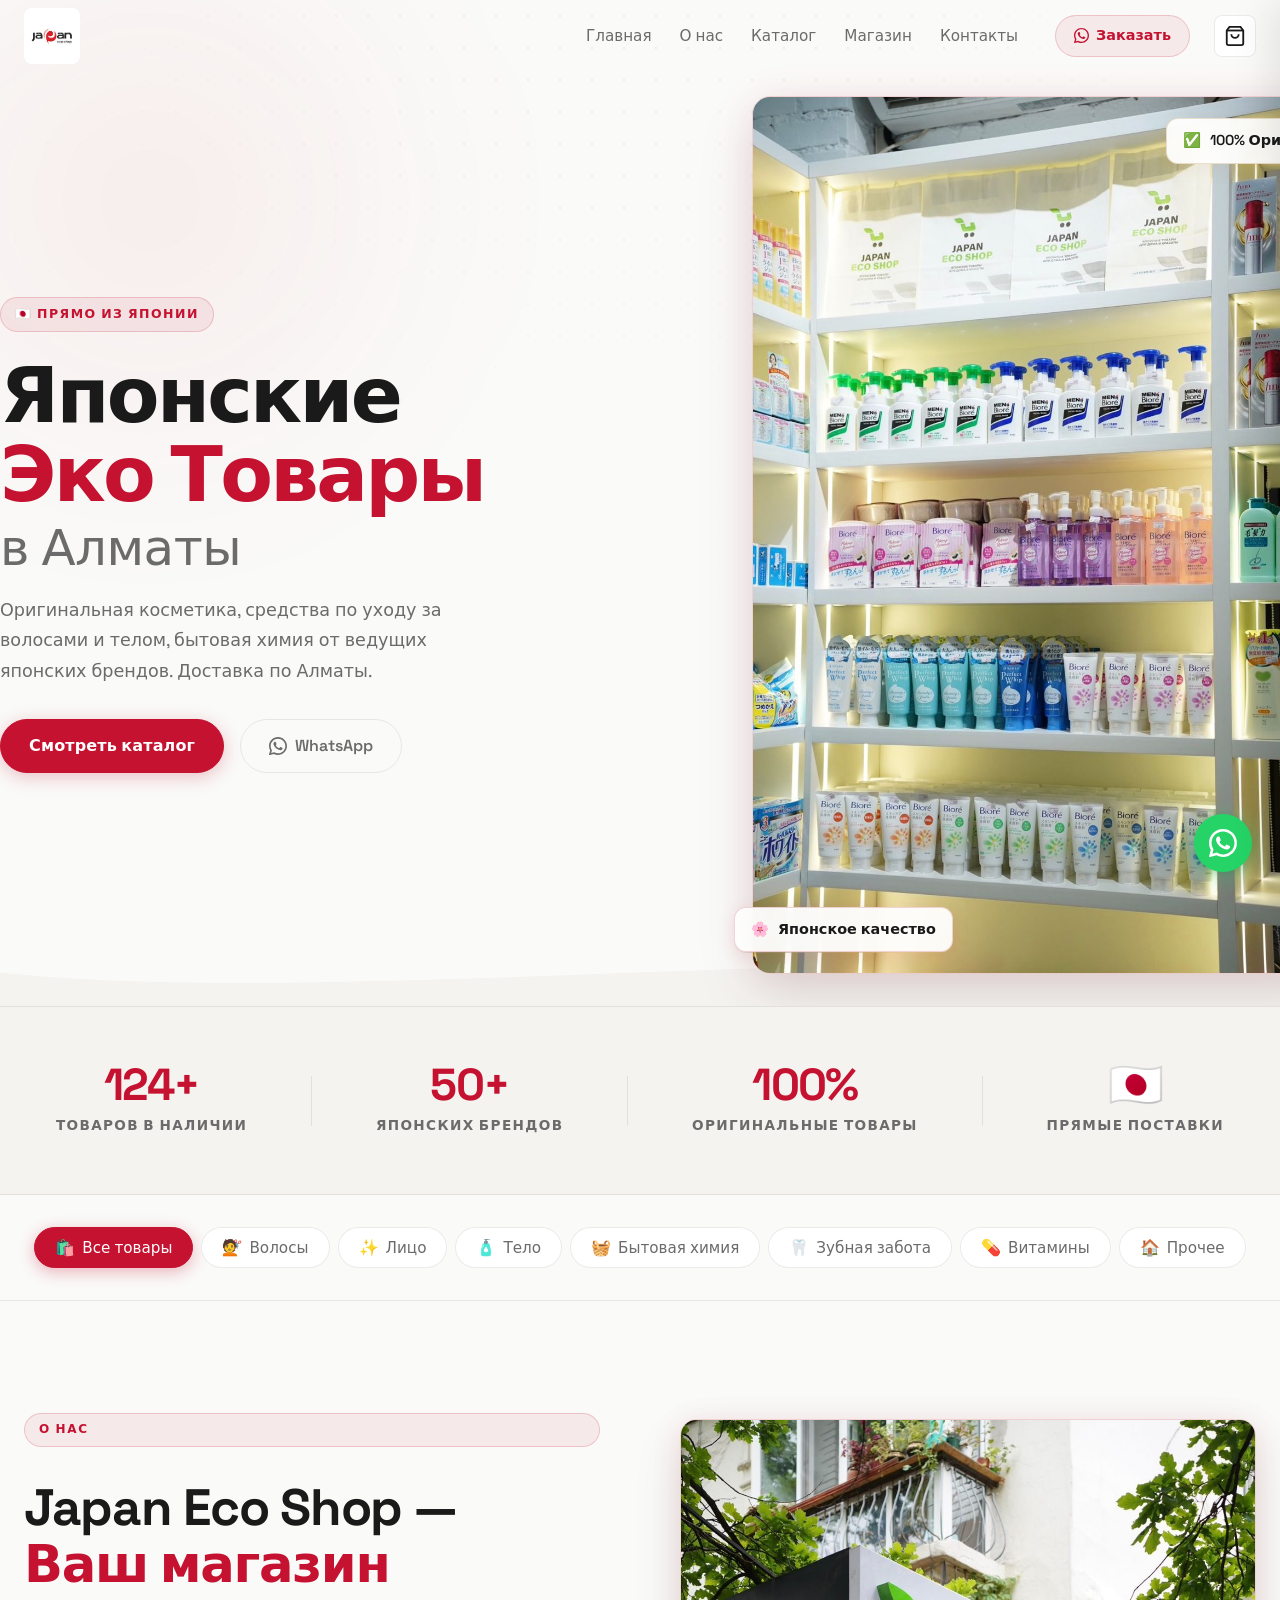
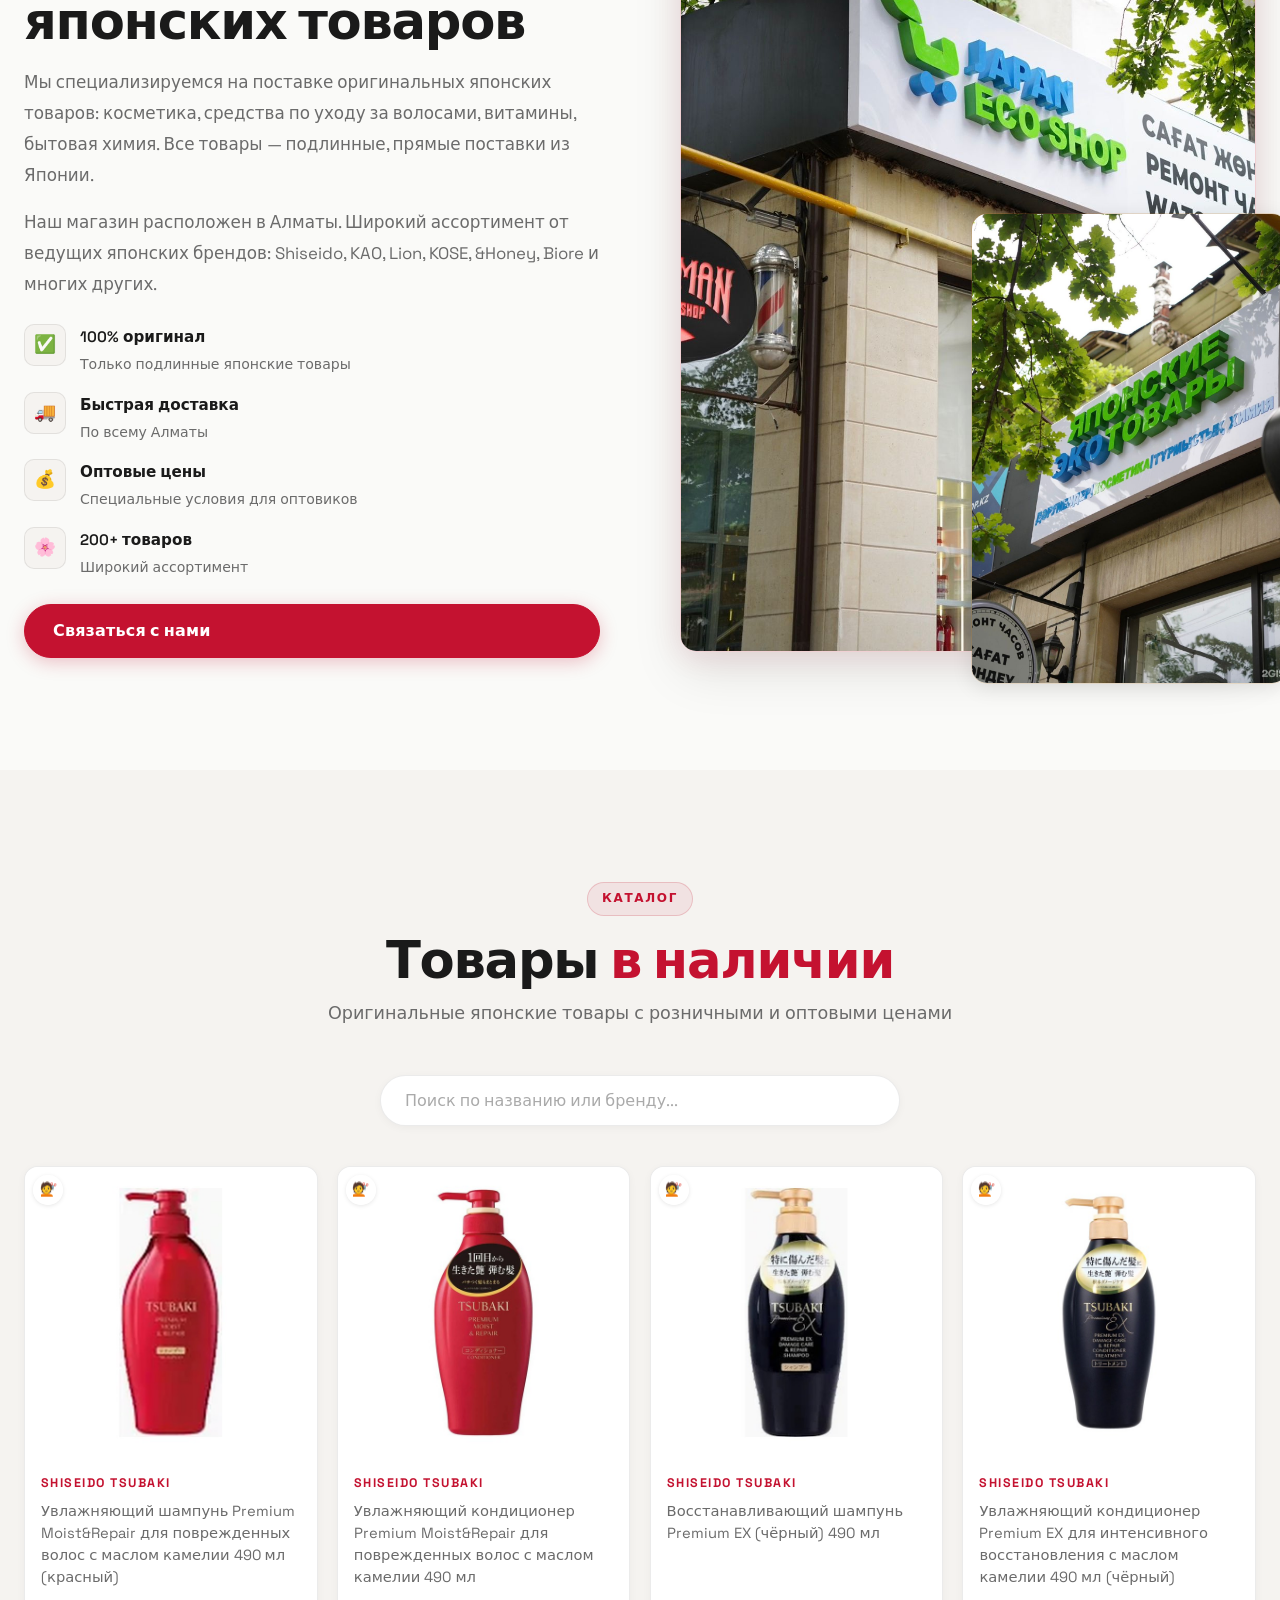
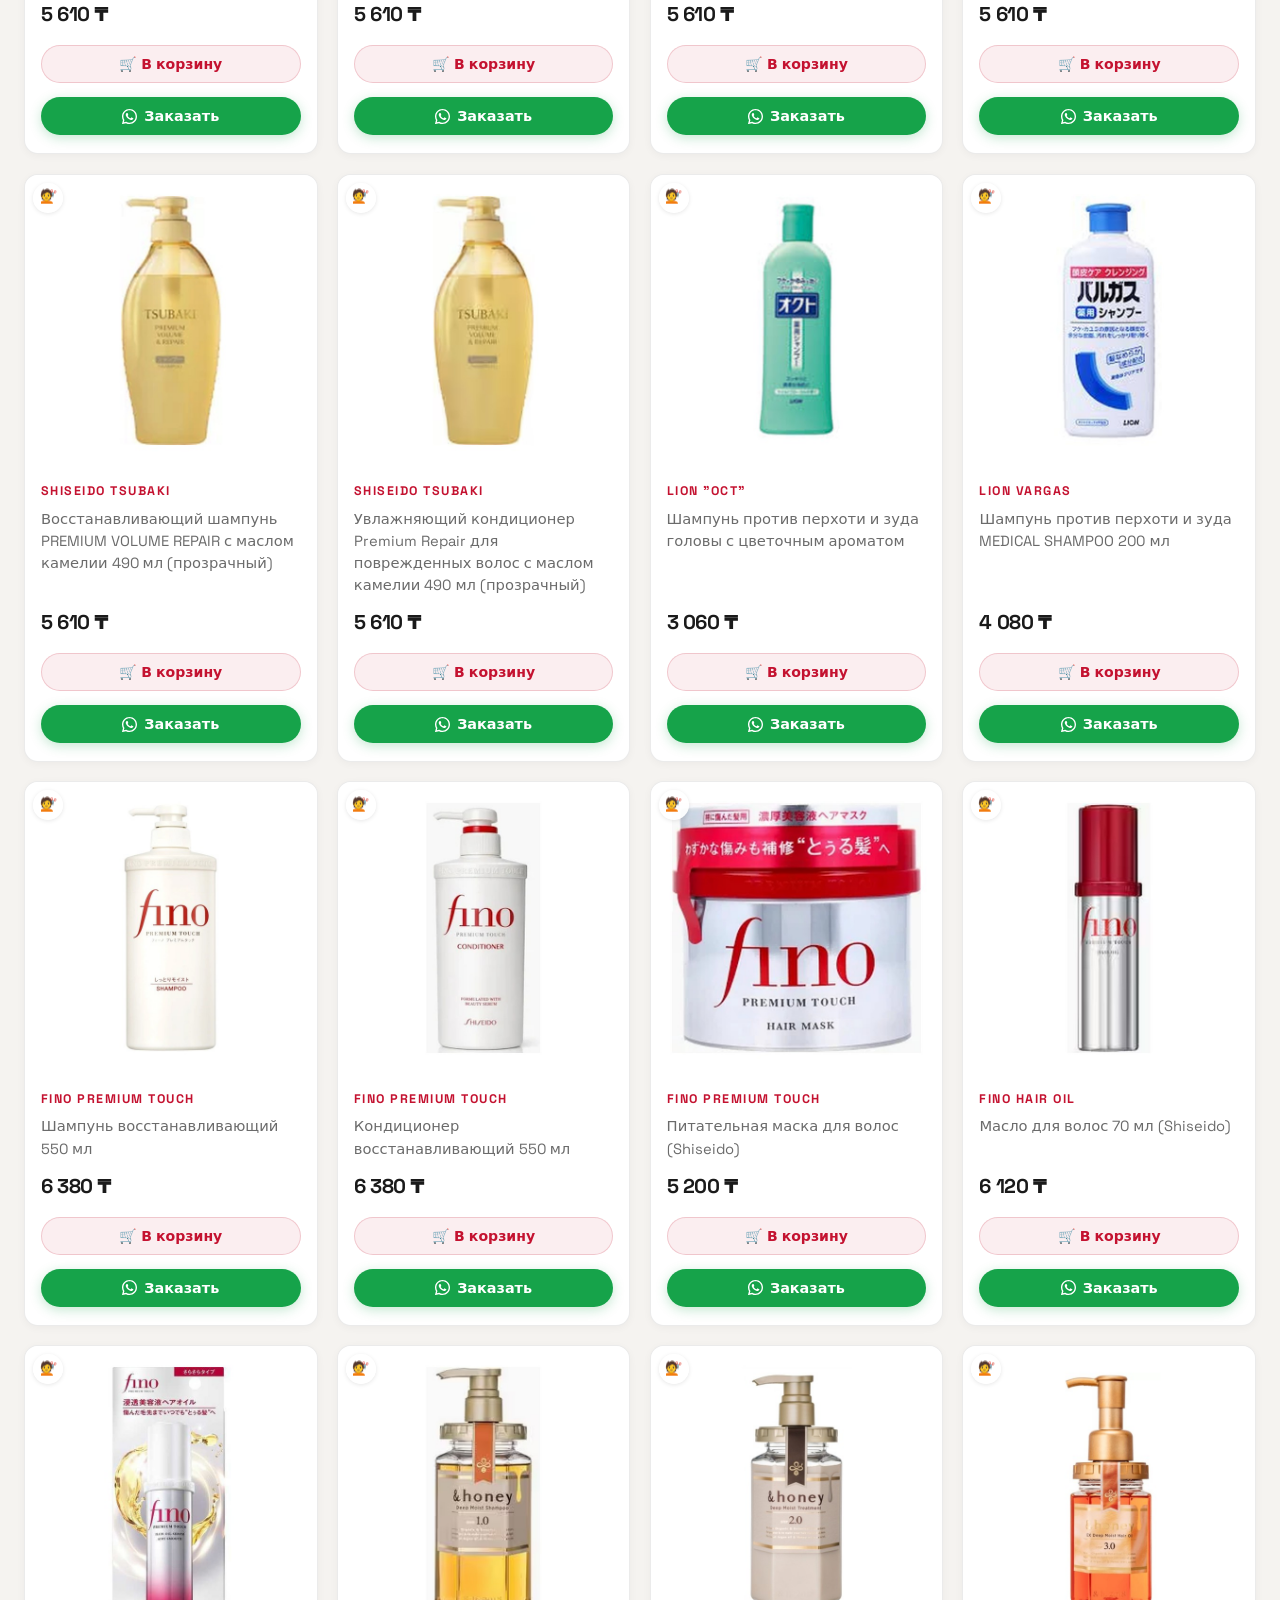
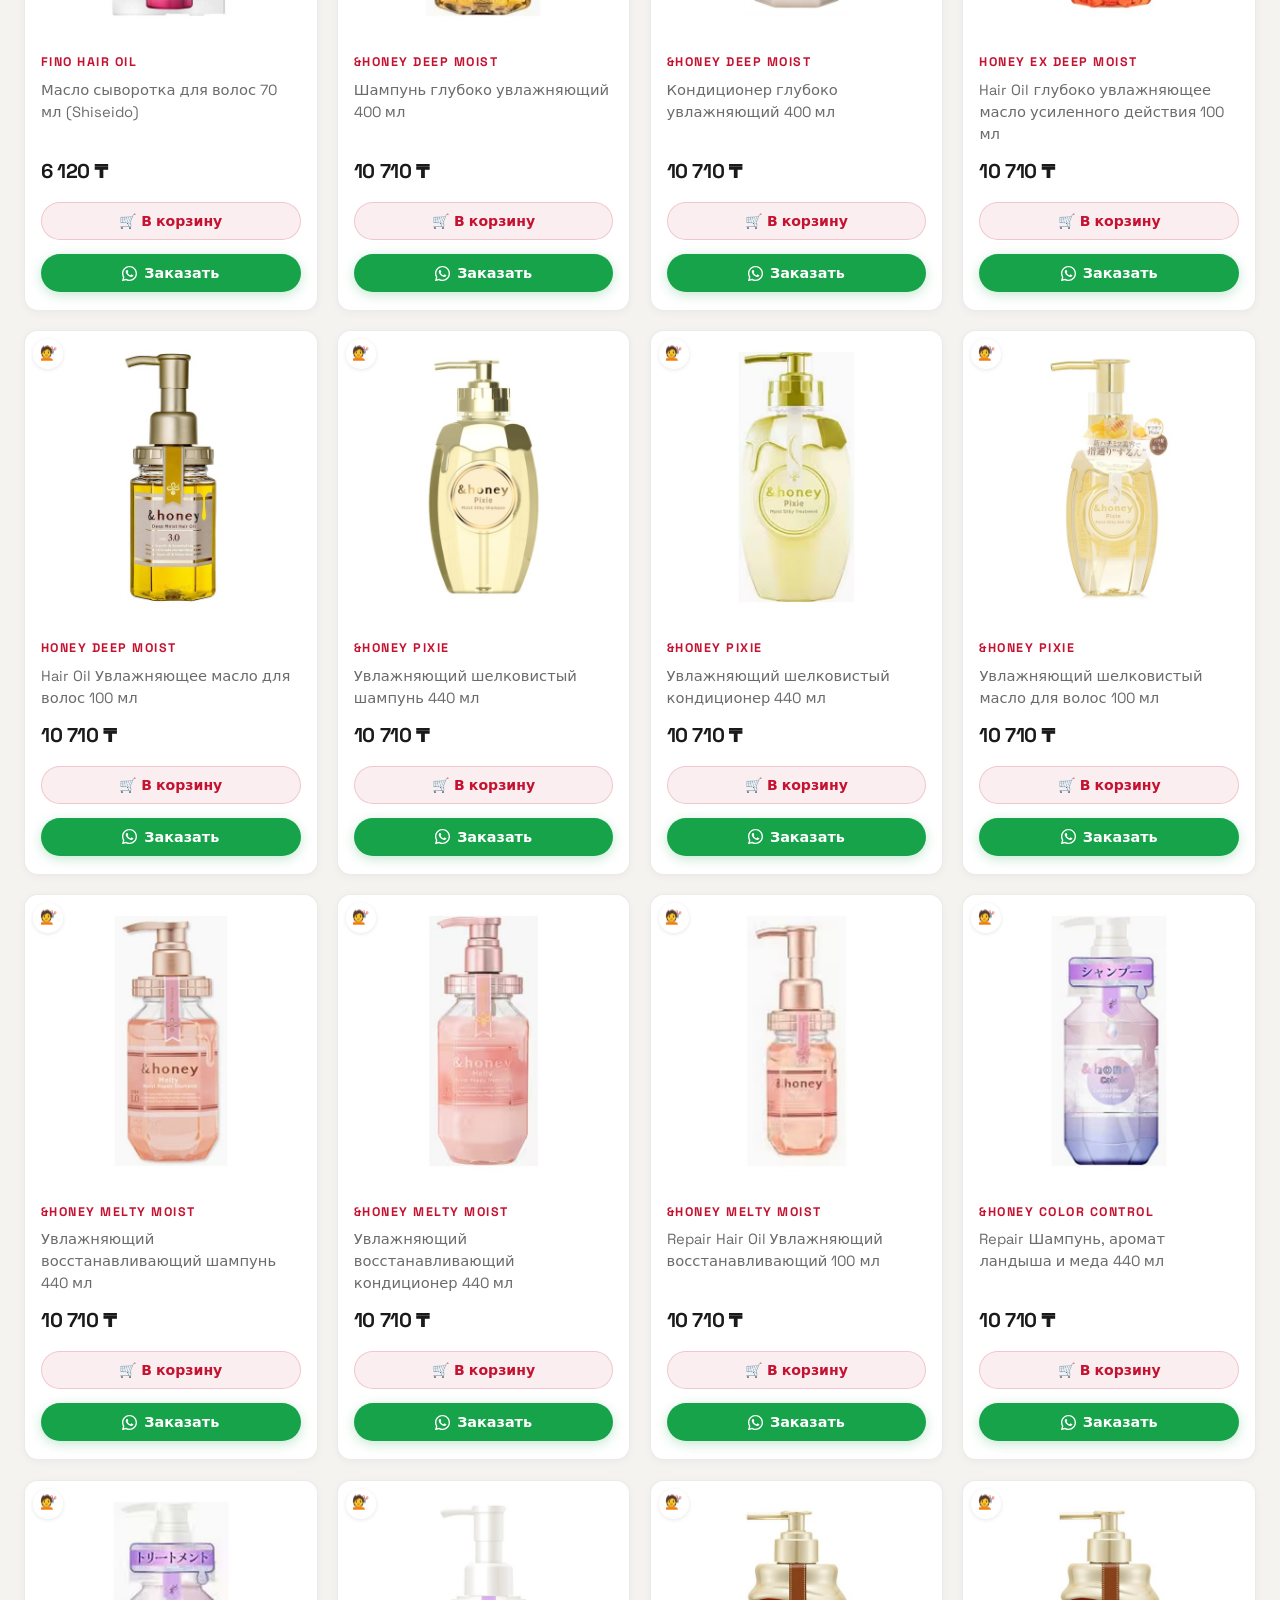
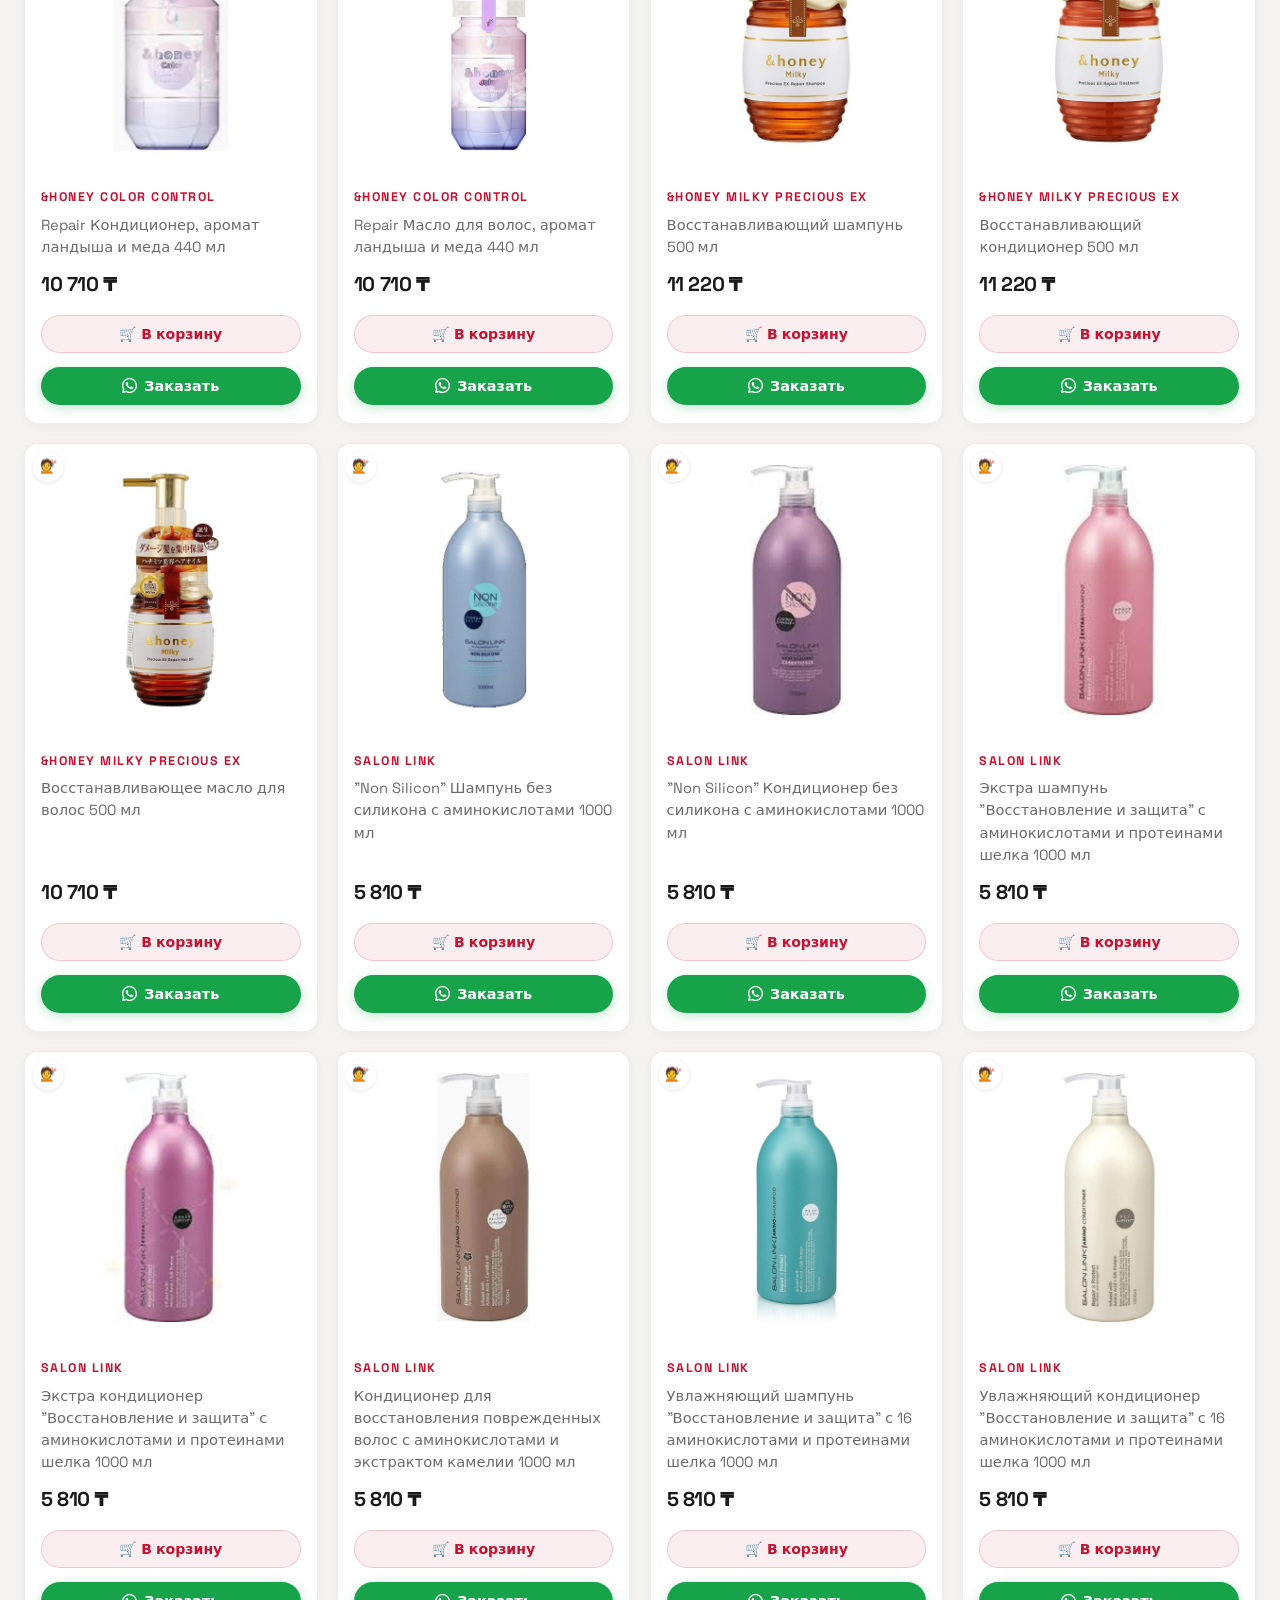
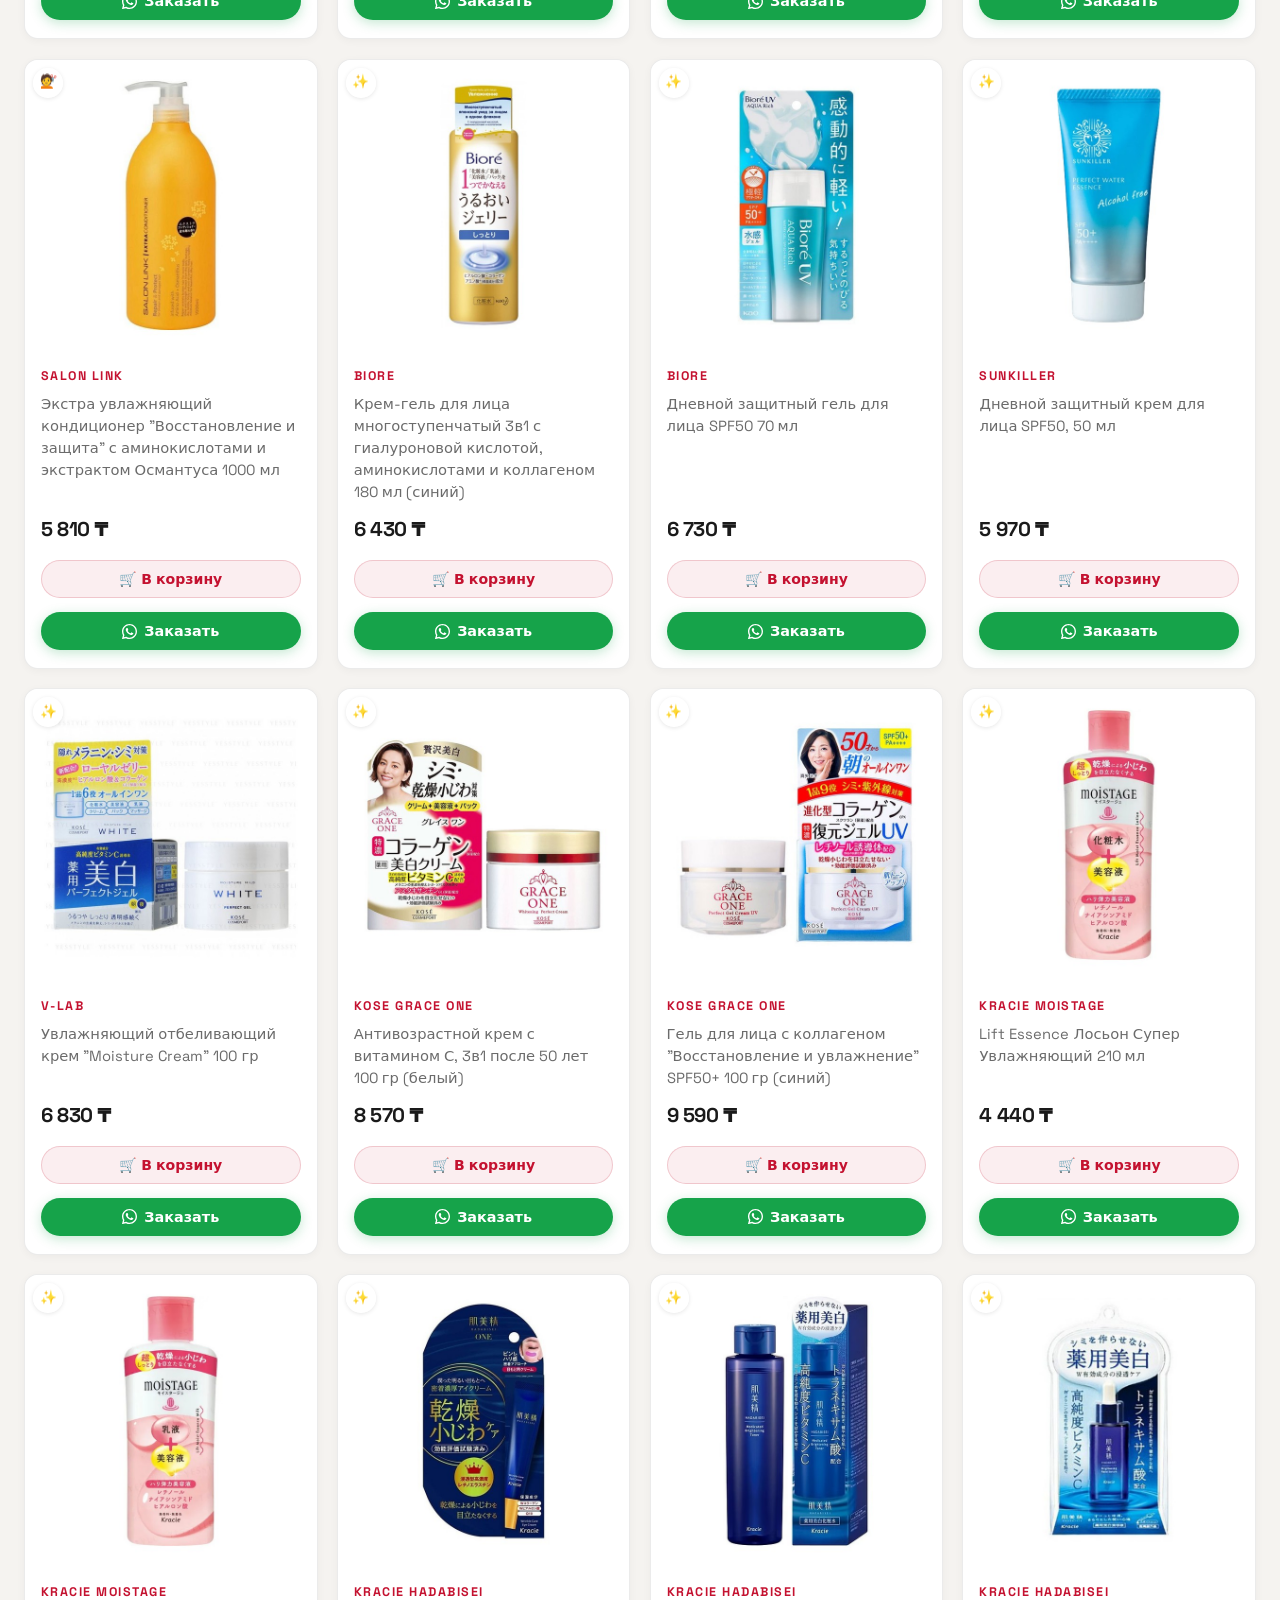
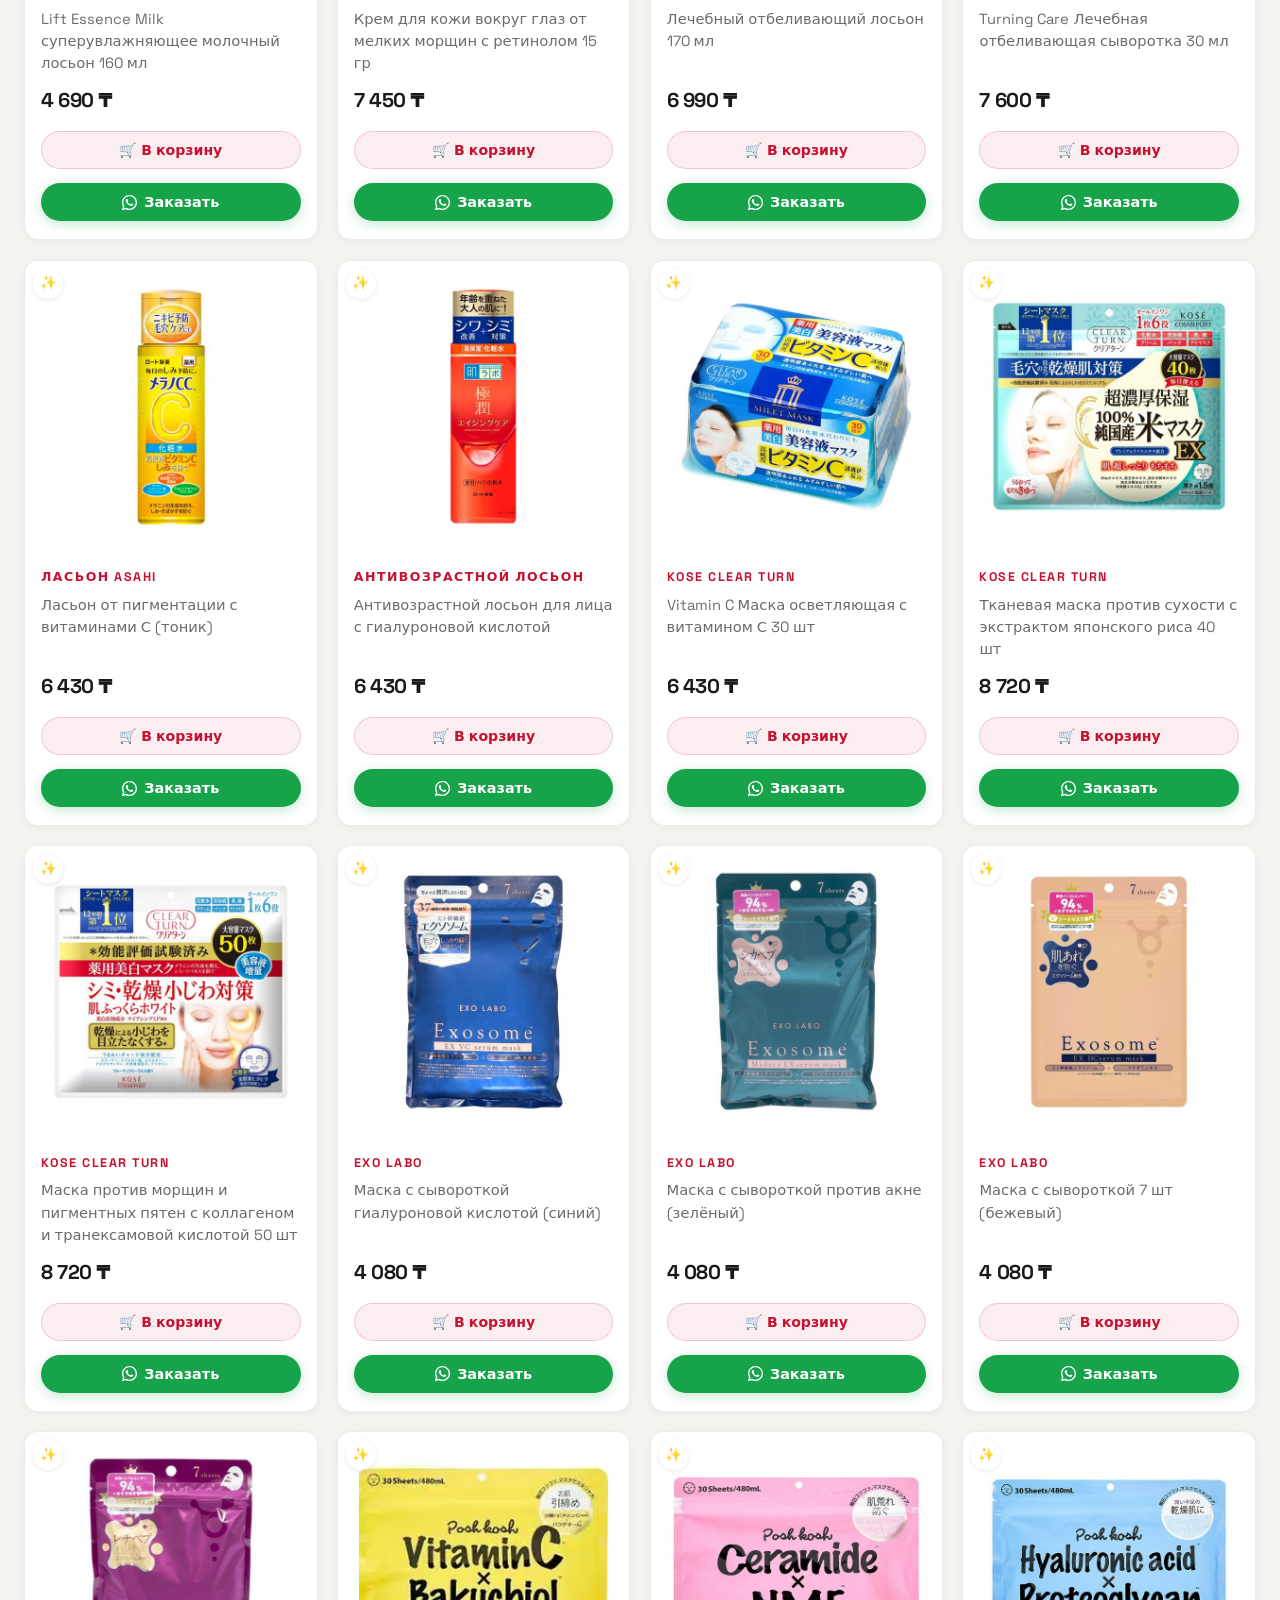
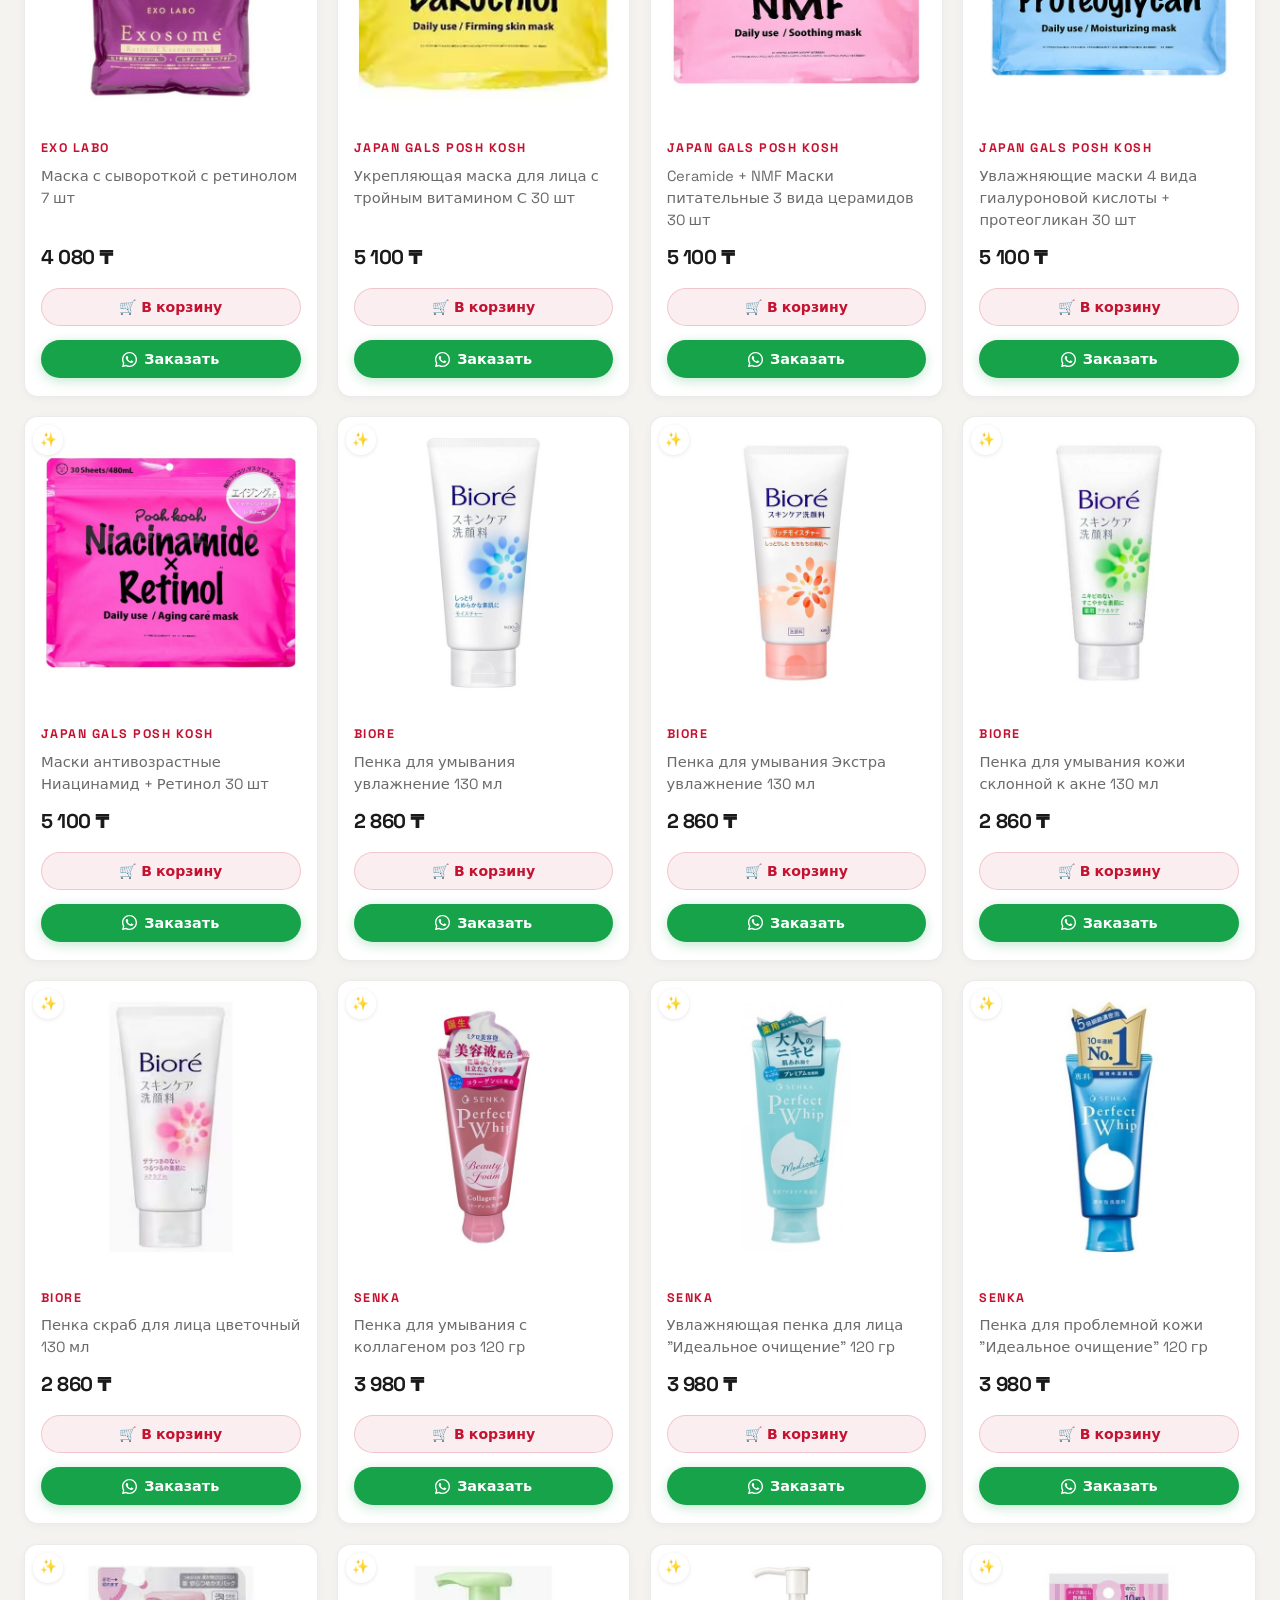
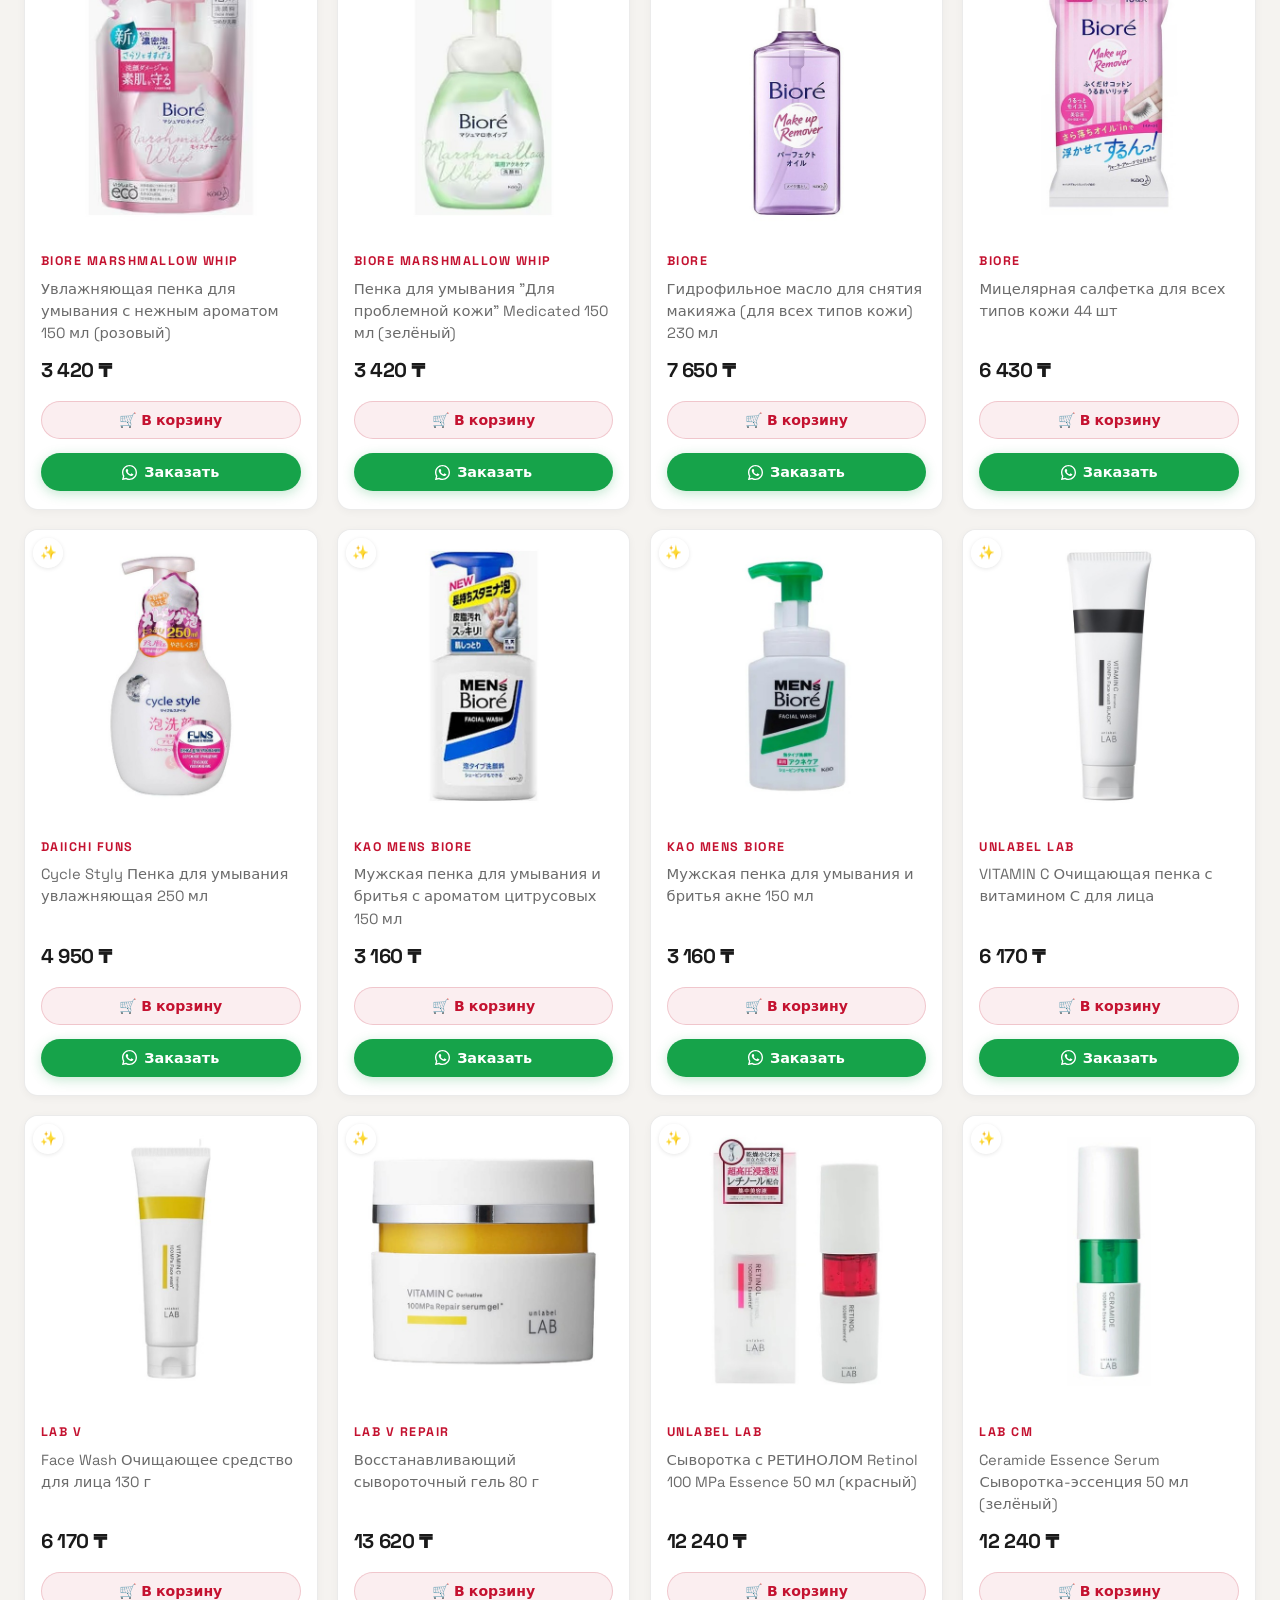
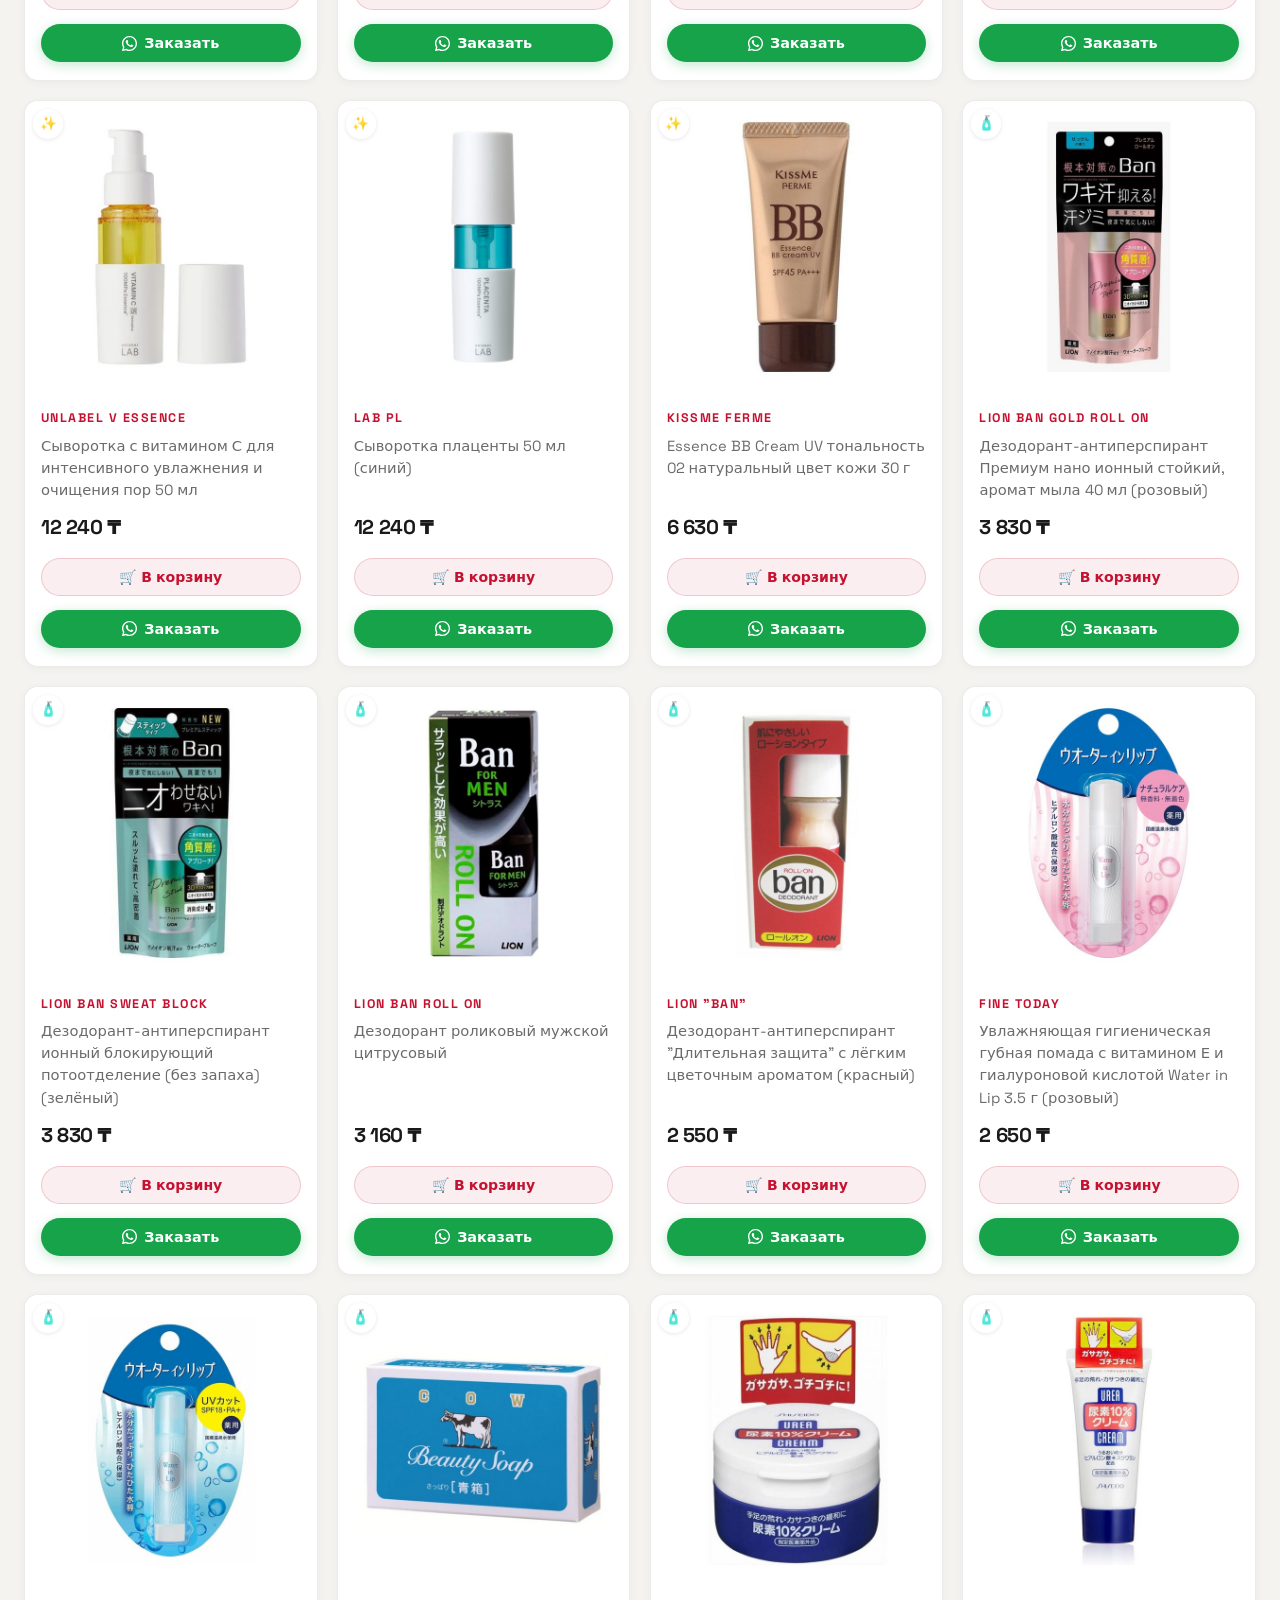
<file: index.html>
<!DOCTYPE html>
<html lang="ru">
<head>
  <meta charset="UTF-8" />
  <meta name="viewport" content="width=device-width, initial-scale=1.0" />
  <title>Japan Eco Shop — Японские товары в Алматы</title>
  <link rel="preconnect" href="https://fonts.googleapis.com" />
  <link rel="preconnect" href="https://fonts.gstatic.com" crossorigin />
  <link href="https://fonts.googleapis.com/css2?family=Space+Grotesk:wght@300;400;500;600;700&display=swap" rel="stylesheet" />
  <link rel="stylesheet" href="style.css" />
</head>
<body>

<!-- SCROLL PROGRESS -->
<div class="scroll-progress" id="scrollProgress"></div>

<!-- SAKURA PETALS -->
<div class="sakura-container" id="sakuraContainer"></div>

<!-- ========== HEADER ========== -->
<header class="header" id="header">
  <div class="header-inner container">
    <a href="#home" class="logo-link">
      <img src="images/logojapan.jpg" alt="Japan Eco Shop" class="logo-img" />
    </a>
    <nav class="nav" id="nav">
      <a href="#home" class="nav-link">Главная</a>
      <a href="#about" class="nav-link">О нас</a>
      <a href="#catalog" class="nav-link">Каталог</a>
      <a href="#gallery" class="nav-link">Магазин</a>
      <a href="#contact" class="nav-link">Контакты</a>
    </nav>
    <a href="https://wa.me/77778223071" target="_blank" class="btn-wa--header">
      <svg viewBox="0 0 24 24" fill="currentColor"><path d="M17.472 14.382c-.297-.149-1.758-.867-2.03-.967-.273-.099-.471-.148-.67.15-.197.297-.767.966-.94 1.164-.173.199-.347.223-.644.075-.297-.15-1.255-.463-2.39-1.475-.883-.788-1.48-1.761-1.653-2.059-.173-.297-.018-.458.13-.606.134-.133.298-.347.446-.52.149-.174.198-.298.298-.497.099-.198.05-.371-.025-.52-.075-.149-.669-1.612-.916-2.207-.242-.579-.487-.5-.669-.51-.173-.008-.371-.01-.57-.01-.198 0-.52.074-.792.372-.272.297-1.04 1.016-1.04 2.479 0 1.462 1.065 2.875 1.213 3.074.149.198 2.096 3.2 5.077 4.487.709.306 1.262.489 1.694.625.712.227 1.36.195 1.871.118.571-.085 1.758-.719 2.006-1.413.248-.694.248-1.289.173-1.413-.074-.124-.272-.198-.57-.347z"/><path d="M12 0C5.373 0 0 5.373 0 12c0 2.136.562 4.14 1.541 5.875L.057 23.476a.5.5 0 0 0 .608.62l5.701-1.493A11.943 11.943 0 0 0 12 24c6.627 0 12-5.373 12-12S18.627 0 12 0zm0 21.818a9.8 9.8 0 0 1-5.005-1.37l-.358-.214-3.724.975.994-3.625-.234-.373A9.776 9.776 0 0 1 2.182 12C2.182 6.573 6.573 2.182 12 2.182S21.818 6.573 21.818 12 17.427 21.818 12 21.818z"/></svg>
      Заказать
    </a>
    <button class="cart-toggle-btn" id="cartToggle" onclick="toggleCart()" aria-label="Корзина">
      <svg viewBox="0 0 24 24" fill="none" stroke="currentColor" stroke-width="2" width="22" height="22"><path d="M6 2 3 6v14a2 2 0 0 0 2 2h14a2 2 0 0 0 2-2V6l-3-4z"/><line x1="3" y1="6" x2="21" y2="6"/><path d="M16 10a4 4 0 0 1-8 0"/></svg>
      <span class="cart-badge" id="cartBadge">0</span>
    </button>
    <button class="burger" id="burger" aria-label="Меню">
      <span></span><span></span><span></span>
    </button>
  </div>
</header>

<!-- ========== HERO ========== -->
<section class="hero" id="home">
  <div class="hero-bg-pattern"></div>
  <div class="hero-orb hero-orb--1"></div>
  <div class="hero-orb hero-orb--2"></div>
  <div class="container hero-content">
    <div class="hero-text">
      <span class="hero-badge">🇯🇵 Прямо из Японии</span>
      <h1 class="hero-title">Японские<br/><em class="highlight">Эко Товары</em><br/><span class="hero-title-sub">в Алматы</span></h1>
      <p class="hero-subtitle">Оригинальная косметика, средства по уходу за волосами и телом, бытовая химия от ведущих японских брендов. Доставка по Алматы.</p>
      <div class="hero-actions">
        <a href="#catalog" class="btn btn--primary">Смотреть каталог</a>
        <a href="https://wa.me/77778223071" target="_blank" class="btn btn--ghost">
          <svg viewBox="0 0 24 24" fill="currentColor" width="18" height="18"><path d="M17.472 14.382c-.297-.149-1.758-.867-2.03-.967-.273-.099-.471-.148-.67.15-.197.297-.767.966-.94 1.164-.173.199-.347.223-.644.075-.297-.15-1.255-.463-2.39-1.475-.883-.788-1.48-1.761-1.653-2.059-.173-.297-.018-.458.13-.606.134-.133.298-.347.446-.52.149-.174.198-.298.298-.497.099-.198.05-.371-.025-.52-.075-.149-.669-1.612-.916-2.207-.242-.579-.487-.5-.669-.51-.173-.008-.371-.01-.57-.01-.198 0-.52.074-.792.372-.272.297-1.04 1.016-1.04 2.479 0 1.462 1.065 2.875 1.213 3.074.149.198 2.096 3.2 5.077 4.487.709.306 1.262.489 1.694.625.712.227 1.36.195 1.871.118.571-.085 1.758-.719 2.006-1.413.248-.694.248-1.289.173-1.413-.074-.124-.272-.198-.57-.347z"/><path d="M12 0C5.373 0 0 5.373 0 12c0 2.136.562 4.14 1.541 5.875L.057 23.476a.5.5 0 0 0 .608.62l5.701-1.493A11.943 11.943 0 0 0 12 24c6.627 0 12-5.373 12-12S18.627 0 12 0zm0 21.818a9.8 9.8 0 0 1-5.005-1.37l-.358-.214-3.724.975.994-3.625-.234-.373A9.776 9.776 0 0 1 2.182 12C2.182 6.573 6.573 2.182 12 2.182S21.818 6.573 21.818 12 17.427 21.818 12 21.818z"/></svg>
          WhatsApp
        </a>
      </div>
    </div>
    <div class="hero-visual">
      <div class="hero-img-wrap">
        <img src="images/store4.jpg" alt="Japan Eco Shop products" class="hero-img" />
        <div class="hero-badge-float">
          <span>🌸</span>
          <p>Японское качество</p>
        </div>
        <div class="hero-badge-float hero-badge-float--2">
          <span>✅</span>
          <p>100% Оригинал</p>
        </div>
      </div>
    </div>
  </div>
  <div class="hero-wave">
    <svg viewBox="0 0 1440 80" preserveAspectRatio="none"><path d="M0,40 C360,80 1080,0 1440,40 L1440,80 L0,80 Z" fill="#F5F3F0"/></svg>
  </div>
</section>

<!-- ========== STATS STRIP ========== -->
<section class="stats-strip">
  <div class="container">
    <div class="stats-row">
      <div class="stat-box" data-aos="fade-up">
        <div class="stat-number"><span class="counter" data-target="124">0</span>+</div>
        <div class="stat-label-text">Товаров в наличии</div>
      </div>
      <div class="stat-sep"></div>
      <div class="stat-box" data-aos="fade-up" data-aos-delay="100">
        <div class="stat-number"><span class="counter" data-target="50">0</span>+</div>
        <div class="stat-label-text">Японских брендов</div>
      </div>
      <div class="stat-sep"></div>
      <div class="stat-box" data-aos="fade-up" data-aos-delay="200">
        <div class="stat-number">100%</div>
        <div class="stat-label-text">Оригинальные товары</div>
      </div>
      <div class="stat-sep"></div>
      <div class="stat-box" data-aos="fade-up" data-aos-delay="300">
        <div class="stat-number">🇯🇵</div>
        <div class="stat-label-text">Прямые поставки</div>
      </div>
    </div>
  </div>
</section>

<!-- ========== CATEGORIES STRIP ========== -->
<section class="categories-strip">
  <div class="container">
    <div class="cat-grid">
      <button class="cat-card active" data-cat="all">
        <span class="cat-icon">🛍️</span>
        <span>Все товары</span>
      </button>
      <button class="cat-card" data-cat="hair">
        <span class="cat-icon">💇</span>
        <span>Волосы</span>
      </button>
      <button class="cat-card" data-cat="face">
        <span class="cat-icon">✨</span>
        <span>Лицо</span>
      </button>
      <button class="cat-card" data-cat="body">
        <span class="cat-icon">🧴</span>
        <span>Тело</span>
      </button>
      <button class="cat-card" data-cat="laundry">
        <span class="cat-icon">🧺</span>
        <span>Бытовая химия</span>
      </button>
      <button class="cat-card" data-cat="dental">
        <span class="cat-icon">🦷</span>
        <span>Зубная забота</span>
      </button>
      <button class="cat-card" data-cat="vitamins">
        <span class="cat-icon">💊</span>
        <span>Витамины</span>
      </button>
      <button class="cat-card" data-cat="other">
        <span class="cat-icon">🏠</span>
        <span>Прочее</span>
      </button>
    </div>
  </div>
</section>

<!-- ========== ABOUT ========== -->
<section class="about" id="about">
  <div class="container">
    <div class="about-grid">
      <div class="about-text" data-aos="fade-right">
        <span class="section-badge">О нас</span>
        <h2 class="section-title">Japan Eco Shop —<br/><em class="highlight">Ваш магазин</em><br/>японских товаров</h2>
        <p>Мы специализируемся на поставке оригинальных японских товаров: косметика, средства по уходу за волосами, витамины, бытовая химия. Все товары — подлинные, прямые поставки из Японии.</p>
        <p>Наш магазин расположен в Алматы. Широкий ассортимент от ведущих японских брендов: Shiseido, KAO, Lion, KOSE, &Honey, Biore и многих других.</p>
        <div class="about-features">
          <div class="feature"><span class="feature-icon">✅</span><div><strong>100% оригинал</strong><p>Только подлинные японские товары</p></div></div>
          <div class="feature"><span class="feature-icon">🚚</span><div><strong>Быстрая доставка</strong><p>По всему Алматы</p></div></div>
          <div class="feature"><span class="feature-icon">💰</span><div><strong>Оптовые цены</strong><p>Специальные условия для оптовиков</p></div></div>
          <div class="feature"><span class="feature-icon">🌸</span><div><strong>200+ товаров</strong><p>Широкий ассортимент</p></div></div>
        </div>
        <a href="https://wa.me/77778223071" target="_blank" class="btn btn--primary">Связаться с нами</a>
      </div>
      <div class="about-imgs" data-aos="fade-left">
        <img src="images/store2.jpg" alt="Магазин Japan Eco Shop" class="about-img about-img--main" />
        <img src="images/store1.jpg" alt="Японские эко товары вывеска" class="about-img about-img--secondary" />
      </div>
    </div>
  </div>
</section>

<!-- ========== CATALOG ========== -->
<section class="catalog" id="catalog">
  <div class="container">
    <div class="section-header" data-aos="fade-up">
      <span class="section-badge">Каталог</span>
      <h2 class="section-title">Товары <em class="highlight">в наличии</em></h2>
      <p class="section-sub">Оригинальные японские товары с розничными и оптовыми ценами</p>
    </div>
    <div class="catalog-search" data-aos="fade-up">
      <input type="text" id="searchInput" class="search-input" placeholder="Поиск по названию или бренду..." />
    </div>
    <div class="products-grid" id="productsGrid"></div>
    <div class="catalog-cta" data-aos="fade-up">
      <p>Не нашли нужный товар? Мы поможем!</p>
      <a href="https://wa.me/77778223071" target="_blank" class="btn btn--primary">Написать в WhatsApp</a>
    </div>
  </div>
</section>

<!-- ========== BRANDS ========== -->
<section class="brands">
  <div class="container">
    <div class="section-header" data-aos="fade-up">
      <span class="section-badge">Бренды</span>
      <h2 class="section-title">Лучшие <em class="highlight">бренды</em> Японии</h2>
    </div>
  </div>
  <div class="brands-track-wrap">
    <div class="brands-track">
      <div class="brand-item">Shiseido</div>
      <div class="brand-item">KAO</div>
      <div class="brand-item">Lion</div>
      <div class="brand-item">KOSE</div>
      <div class="brand-item">&Honey</div>
      <div class="brand-item">Biore</div>
      <div class="brand-item">Kracie</div>
      <div class="brand-item">DHC</div>
      <div class="brand-item">Orihiro</div>
      <div class="brand-item">Salon Link</div>
      <div class="brand-item">Japan Gals</div>
      <div class="brand-item">Ebisu</div>
      <div class="brand-item">Mitsuei</div>
      <div class="brand-item">Joy</div>
      <div class="brand-item">FINO</div>
      <div class="brand-item">Senka</div>
      <div class="brand-item">Shiseido</div>
      <div class="brand-item">KAO</div>
      <div class="brand-item">Lion</div>
      <div class="brand-item">KOSE</div>
      <div class="brand-item">&Honey</div>
      <div class="brand-item">Biore</div>
      <div class="brand-item">Kracie</div>
      <div class="brand-item">DHC</div>
      <div class="brand-item">Orihiro</div>
      <div class="brand-item">Salon Link</div>
      <div class="brand-item">Japan Gals</div>
      <div class="brand-item">Ebisu</div>
      <div class="brand-item">Mitsuei</div>
      <div class="brand-item">Joy</div>
      <div class="brand-item">FINO</div>
      <div class="brand-item">Senka</div>
    </div>
  </div>
</section>

<!-- ========== PROMISE SECTION ========== -->
<section class="promise">
  <div class="container">
    <div class="promise-grid">
      <div class="promise-card" data-aos="fade-up" data-aos-delay="0">
        <div class="promise-icon">🎌</div>
        <h3>Прямо из Японии</h3>
        <p>Прямые поставки без посредников. Только оригинальная продукция ведущих японских производителей.</p>
      </div>
      <div class="promise-card" data-aos="fade-up" data-aos-delay="120">
        <div class="promise-icon">🔬</div>
        <h3>Японские технологии</h3>
        <p>Инновационные формулы с гиалуроновой кислотой, коллагеном, коэнзимом Q10 и натуральными экстрактами.</p>
      </div>
      <div class="promise-card" data-aos="fade-up" data-aos-delay="240">
        <div class="promise-icon">💬</div>
        <h3>Поддержка 24/7</h3>
        <p>Консультируем через WhatsApp и Instagram. Помогаем выбрать подходящий продукт для вашего типа кожи.</p>
      </div>
      <div class="promise-card" data-aos="fade-up" data-aos-delay="360">
        <div class="promise-icon">🏷️</div>
        <h3>Лучшие цены</h3>
        <p>Оптовые и розничные цены в тенге. Специальные условия для постоянных клиентов и оптовиков.</p>
      </div>
    </div>
  </div>
</section>

<!-- ========== GALLERY ========== -->
<section class="gallery" id="gallery">
  <div class="container">
    <div class="section-header" data-aos="fade-up">
      <span class="section-badge">Наш магазин</span>
      <h2 class="section-title">Посетите нас <em class="highlight">в Алматы</em></h2>
      <p class="section-sub">ул. Кабанбай батыра, 122 — просторный магазин с широким ассортиментом</p>
    </div>
    <div class="gallery-grid" data-aos="fade-up">
      <div class="gallery-item gallery-item--large">
        <img src="images/store3.jpg" alt="Ассортимент магазина" />
        <div class="gallery-overlay"><span>Ассортимент товаров</span></div>
      </div>
      <div class="gallery-item">
        <img src="images/store4.jpg" alt="Полки магазина" />
        <div class="gallery-overlay"><span>Biore Collection</span></div>
      </div>
      <div class="gallery-item">
        <img src="images/store5.jpg" alt="Biore продукты" />
        <div class="gallery-overlay"><span>Пенки для умывания</span></div>
      </div>
      <div class="gallery-item">
        <img src="images/store6.jpg" alt="Collagen и Biore" />
        <div class="gallery-overlay"><span>Коллаген и уход</span></div>
      </div>
      <div class="gallery-item">
        <img src="images/store1.jpg" alt="Вывеска магазина" />
        <div class="gallery-overlay"><span>Japan Eco Shop</span></div>
      </div>
      <div class="gallery-item">
        <img src="images/store2.jpg" alt="Japan Eco Shop" />
        <div class="gallery-overlay"><span>Наш магазин</span></div>
      </div>
    </div>
  </div>
</section>

<!-- ========== CONTACT ========== -->
<section class="contact" id="contact">
  <div class="container">
    <div class="contact-grid">
      <div class="contact-info" data-aos="fade-right">
        <span class="section-badge">Контакты</span>
        <h2 class="section-title">Свяжитесь <em class="highlight">с нами</em></h2>
        <p>Мы всегда рады помочь с выбором товаров и ответить на ваши вопросы.</p>
        <div class="contact-items">
          <a href="https://wa.me/77778223071" target="_blank" class="contact-item">
            <div class="contact-icon contact-icon--wa">
              <svg viewBox="0 0 24 24" fill="currentColor" width="28" height="28"><path d="M17.472 14.382c-.297-.149-1.758-.867-2.03-.967-.273-.099-.471-.148-.67.15-.197.297-.767.966-.94 1.164-.173.199-.347.223-.644.075-.297-.15-1.255-.463-2.39-1.475-.883-.788-1.48-1.761-1.653-2.059-.173-.297-.018-.458.13-.606.134-.133.298-.347.446-.52.149-.174.198-.298.298-.497.099-.198.05-.371-.025-.52-.075-.149-.669-1.612-.916-2.207-.242-.579-.487-.5-.669-.51-.173-.008-.371-.01-.57-.01-.198 0-.52.074-.792.372-.272.297-1.04 1.016-1.04 2.479 0 1.462 1.065 2.875 1.213 3.074.149.198 2.096 3.2 5.077 4.487.709.306 1.262.489 1.694.625.712.227 1.36.195 1.871.118.571-.085 1.758-.719 2.006-1.413.248-.694.248-1.289.173-1.413-.074-.124-.272-.198-.57-.347z"/><path d="M12 0C5.373 0 0 5.373 0 12c0 2.136.562 4.14 1.541 5.875L.057 23.476a.5.5 0 0 0 .608.62l5.701-1.493A11.943 11.943 0 0 0 12 24c6.627 0 12-5.373 12-12S18.627 0 12 0zm0 21.818a9.8 9.8 0 0 1-5.005-1.37l-.358-.214-3.724.975.994-3.625-.234-.373A9.776 9.776 0 0 1 2.182 12C2.182 6.573 6.573 2.182 12 2.182S21.818 6.573 21.818 12 17.427 21.818 12 21.818z"/></svg>
            </div>
            <div><strong>WhatsApp</strong><p>Заказать или задать вопрос</p></div>
          </a>
          <a href="https://www.instagram.com/japanecoshop.kz/" target="_blank" class="contact-item">
            <div class="contact-icon contact-icon--ig">
              <svg viewBox="0 0 24 24" fill="currentColor" width="28" height="28"><path d="M12 2.163c3.204 0 3.584.012 4.85.07 3.252.148 4.771 1.691 4.919 4.919.058 1.265.069 1.645.069 4.849 0 3.205-.012 3.584-.069 4.849-.149 3.225-1.664 4.771-4.919 4.919-1.266.058-1.644.07-4.85.07-3.204 0-3.584-.012-4.849-.07-3.26-.149-4.771-1.699-4.919-4.92-.058-1.265-.07-1.644-.07-4.849 0-3.204.013-3.583.07-4.849.149-3.227 1.664-4.771 4.919-4.919 1.266-.057 1.645-.069 4.849-.069zM12 0C8.741 0 8.333.014 7.053.072 2.695.272.273 2.69.073 7.052.014 8.333 0 8.741 0 12c0 3.259.014 3.668.072 4.948.2 4.358 2.618 6.78 6.98 6.98C8.333 23.986 8.741 24 12 24c3.259 0 3.668-.014 4.948-.072 4.354-.2 6.782-2.618 6.979-6.98.059-1.28.073-1.689.073-4.948 0-3.259-.014-3.667-.072-4.947-.196-4.354-2.617-6.78-6.979-6.98C15.668.014 15.259 0 12 0zm0 5.838a6.162 6.162 0 1 0 0 12.324 6.162 6.162 0 0 0 0-12.324zM12 16a4 4 0 1 1 0-8 4 4 0 0 1 0 8zm6.406-11.845a1.44 1.44 0 1 0 0 2.881 1.44 1.44 0 0 0 0-2.881z"/></svg>
            </div>
            <div><strong>Instagram</strong><p>@japanecoshop.kz</p></div>
          </a>
          <div class="contact-item">
            <div class="contact-icon contact-icon--loc">
              <svg viewBox="0 0 24 24" fill="currentColor" width="28" height="28"><path d="M12 2C8.13 2 5 5.13 5 9c0 5.25 7 13 7 13s7-7.75 7-13c0-3.87-3.13-7-7-7zm0 9.5c-1.38 0-2.5-1.12-2.5-2.5s1.12-2.5 2.5-2.5 2.5 1.12 2.5 2.5-1.12 2.5-2.5 2.5z"/></svg>
            </div>
            <div><strong>Адрес</strong><p>ул. Кабанбай батыра, 122, Алматы</p></div>
          </div>
          <a href="https://go.2gis.com/gCjQ1" target="_blank" class="contact-item">
            <div class="contact-icon contact-icon--2gis">
              <svg viewBox="0 0 24 24" fill="currentColor" width="28" height="28"><path d="M12 2C6.48 2 2 6.48 2 12s4.48 10 10 10 10-4.48 10-10S17.52 2 12 2zm1 15h-2v-6h2v6zm0-8h-2V7h2v2z"/></svg>
            </div>
            <div><strong>Найти на 2ГИС</strong><p>Открыть маршрут и карту</p></div>
          </a>
        </div>
        <div class="contact-social">
          <a href="https://www.instagram.com/japanecoshop.kz/" target="_blank" class="social-btn social-btn--ig">Instagram</a>
          <a href="https://wa.me/77778223071" target="_blank" class="social-btn social-btn--wa">WhatsApp</a>
        </div>
      </div>
      <div class="contact-cta-box" data-aos="fade-left">
        <div class="cta-box">
          <img src="images/logojapan.jpg" alt="Japan Eco Shop" class="cta-logo" />
          <h3>Сделайте заказ прямо сейчас</h3>
          <p>Напишите нам в WhatsApp — мы поможем подобрать нужные товары и оформим заказ с доставкой!</p>
          <a href="https://wa.me/77778223071" target="_blank" class="btn--wa-big">
            <svg viewBox="0 0 24 24" fill="currentColor" width="22" height="22"><path d="M17.472 14.382c-.297-.149-1.758-.867-2.03-.967-.273-.099-.471-.148-.67.15-.197.297-.767.966-.94 1.164-.173.199-.347.223-.644.075-.297-.15-1.255-.463-2.39-1.475-.883-.788-1.48-1.761-1.653-2.059-.173-.297-.018-.458.13-.606.134-.133.298-.347.446-.52.149-.174.198-.298.298-.497.099-.198.05-.371-.025-.52-.075-.149-.669-1.612-.916-2.207-.242-.579-.487-.5-.669-.51-.173-.008-.371-.01-.57-.01-.198 0-.52.074-.792.372-.272.297-1.04 1.016-1.04 2.479 0 1.462 1.065 2.875 1.213 3.074.149.198 2.096 3.2 5.077 4.487.709.306 1.262.489 1.694.625.712.227 1.36.195 1.871.118.571-.085 1.758-.719 2.006-1.413.248-.694.248-1.289.173-1.413-.074-.124-.272-.198-.57-.347z"/><path d="M12 0C5.373 0 0 5.373 0 12c0 2.136.562 4.14 1.541 5.875L.057 23.476a.5.5 0 0 0 .608.62l5.701-1.493A11.943 11.943 0 0 0 12 24c6.627 0 12-5.373 12-12S18.627 0 12 0zm0 21.818a9.8 9.8 0 0 1-5.005-1.37l-.358-.214-3.724.975.994-3.625-.234-.373A9.776 9.776 0 0 1 2.182 12C2.182 6.573 6.573 2.182 12 2.182S21.818 6.573 21.818 12 17.427 21.818 12 21.818z"/></svg>
            Написать в WhatsApp
          </a>
          <div class="cta-note">Работаем каждый день</div>
        </div>
      </div>
    </div>
  </div>
</section>

<!-- ========== FOOTER ========== -->
<footer class="footer">
  <div class="container footer-inner">
    <div class="footer-brand">
      <img src="images/logojapan.jpg" alt="Japan Eco Shop" class="footer-logo" />
      <p>Оригинальные японские товары в Алматы. Косметика, уход за волосами, витамины, бытовая химия.</p>
      <div class="footer-social">
        <a href="https://www.instagram.com/japanecoshop.kz/" target="_blank" aria-label="Instagram">
          <svg viewBox="0 0 24 24" fill="currentColor" width="18" height="18"><path d="M12 2.163c3.204 0 3.584.012 4.85.07 3.252.148 4.771 1.691 4.919 4.919.058 1.265.069 1.645.069 4.849 0 3.205-.012 3.584-.069 4.849-.149 3.225-1.664 4.771-4.919 4.919-1.266.058-1.644.07-4.85.07-3.204 0-3.584-.012-4.849-.07-3.26-.149-4.771-1.699-4.919-4.92-.058-1.265-.07-1.644-.07-4.849 0-3.204.013-3.583.07-4.849.149-3.227 1.664-4.771 4.919-4.919 1.266-.057 1.645-.069 4.849-.069zM12 0C8.741 0 8.333.014 7.053.072 2.695.272.273 2.69.073 7.052.014 8.333 0 8.741 0 12c0 3.259.014 3.668.072 4.948.2 4.358 2.618 6.78 6.98 6.98C8.333 23.986 8.741 24 12 24c3.259 0 3.668-.014 4.948-.072 4.354-.2 6.782-2.618 6.979-6.98.059-1.28.073-1.689.073-4.948 0-3.259-.014-3.667-.072-4.947-.196-4.354-2.617-6.78-6.979-6.98C15.668.014 15.259 0 12 0zm0 5.838a6.162 6.162 0 1 0 0 12.324 6.162 6.162 0 0 0 0-12.324zM12 16a4 4 0 1 1 0-8 4 4 0 0 1 0 8zm6.406-11.845a1.44 1.44 0 1 0 0 2.881 1.44 1.44 0 0 0 0-2.881z"/></svg>
        </a>
        <a href="https://wa.me/77778223071" target="_blank" aria-label="WhatsApp">
          <svg viewBox="0 0 24 24" fill="currentColor" width="18" height="18"><path d="M17.472 14.382c-.297-.149-1.758-.867-2.03-.967-.273-.099-.471-.148-.67.15-.197.297-.767.966-.94 1.164-.173.199-.347.223-.644.075-.297-.15-1.255-.463-2.39-1.475-.883-.788-1.48-1.761-1.653-2.059-.173-.297-.018-.458.13-.606.134-.133.298-.347.446-.52.149-.174.198-.298.298-.497.099-.198.05-.371-.025-.52-.075-.149-.669-1.612-.916-2.207-.242-.579-.487-.5-.669-.51-.173-.008-.371-.01-.57-.01-.198 0-.52.074-.792.372-.272.297-1.04 1.016-1.04 2.479 0 1.462 1.065 2.875 1.213 3.074.149.198 2.096 3.2 5.077 4.487.709.306 1.262.489 1.694.625.712.227 1.36.195 1.871.118.571-.085 1.758-.719 2.006-1.413.248-.694.248-1.289.173-1.413-.074-.124-.272-.198-.57-.347z"/><path d="M12 0C5.373 0 0 5.373 0 12c0 2.136.562 4.14 1.541 5.875L.057 23.476a.5.5 0 0 0 .608.62l5.701-1.493A11.943 11.943 0 0 0 12 24c6.627 0 12-5.373 12-12S18.627 0 12 0zm0 21.818a9.8 9.8 0 0 1-5.005-1.37l-.358-.214-3.724.975.994-3.625-.234-.373A9.776 9.776 0 0 1 2.182 12C2.182 6.573 6.573 2.182 12 2.182S21.818 6.573 21.818 12 17.427 21.818 12 21.818z"/></svg>
        </a>
      </div>
    </div>
    <div class="footer-links">
      <h4>Каталог</h4>
      <a href="#catalog" onclick="filterCat('hair')">Уход за волосами</a>
      <a href="#catalog" onclick="filterCat('face')">Уход за лицом</a>
      <a href="#catalog" onclick="filterCat('body')">Уход за телом</a>
      <a href="#catalog" onclick="filterCat('laundry')">Бытовая химия</a>
      <a href="#catalog" onclick="filterCat('vitamins')">Витамины</a>
    </div>
    <div class="footer-links">
      <h4>Информация</h4>
      <a href="#about">О магазине</a>
      <a href="#gallery">Фото магазина</a>
      <a href="#contact">Контакты</a>
      <a href="https://www.instagram.com/japanecoshop.kz/" target="_blank">Instagram</a>
    </div>
    <div class="footer-links">
      <h4>Контакты</h4>
      <a href="https://wa.me/77778223071" target="_blank">WhatsApp заказ</a>
      <a href="https://www.instagram.com/japanecoshop.kz/" target="_blank">@japanecoshop.kz</a>
      <a href="https://go.2gis.com/gCjQ1" target="_blank">ул. Кабанбай батыра, 122</a>
    </div>
  </div>
  <div class="footer-bottom">
    <div class="container">
      <p>© 2026 Japan Eco Shop. Все права защищены. Японские товары в Алматы.</p>
    </div>
  </div>
</footer>

<!-- Floating WA button -->
<a href="https://wa.me/77778223071" target="_blank" class="float-wa" aria-label="Написать в WhatsApp">
  <svg viewBox="0 0 24 24" fill="currentColor" width="28" height="28"><path d="M17.472 14.382c-.297-.149-1.758-.867-2.03-.967-.273-.099-.471-.148-.67.15-.197.297-.767.966-.94 1.164-.173.199-.347.223-.644.075-.297-.15-1.255-.463-2.39-1.475-.883-.788-1.48-1.761-1.653-2.059-.173-.297-.018-.458.13-.606.134-.133.298-.347.446-.52.149-.174.198-.298.298-.497.099-.198.05-.371-.025-.52-.075-.149-.669-1.612-.916-2.207-.242-.579-.487-.5-.669-.51-.173-.008-.371-.01-.57-.01-.198 0-.52.074-.792.372-.272.297-1.04 1.016-1.04 2.479 0 1.462 1.065 2.875 1.213 3.074.149.198 2.096 3.2 5.077 4.487.709.306 1.262.489 1.694.625.712.227 1.36.195 1.871.118.571-.085 1.758-.719 2.006-1.413.248-.694.248-1.289.173-1.413-.074-.124-.272-.198-.57-.347z"/><path d="M12 0C5.373 0 0 5.373 0 12c0 2.136.562 4.14 1.541 5.875L.057 23.476a.5.5 0 0 0 .608.62l5.701-1.493A11.943 11.943 0 0 0 12 24c6.627 0 12-5.373 12-12S18.627 0 12 0zm0 21.818a9.8 9.8 0 0 1-5.005-1.37l-.358-.214-3.724.975.994-3.625-.234-.373A9.776 9.776 0 0 1 2.182 12C2.182 6.573 6.573 2.182 12 2.182S21.818 6.573 21.818 12 17.427 21.818 12 21.818z"/></svg>
</a>

<!-- Cart Overlay & Drawer -->
<div class="cart-overlay" id="cartOverlay" onclick="toggleCart()"></div>
<div class="cart-drawer" id="cartDrawer">
  <div class="cart-header-row">
    <h3>🛒 Корзина</h3>
    <button class="cart-close" onclick="toggleCart()">✕</button>
  </div>
  <div class="cart-body" id="cartBody">
    <div class="cart-empty">
      <div class="cart-empty-icon">🛒</div>
      <p>Корзина пуста</p>
      <span class="cart-empty-sub">Добавьте товары из каталога</span>
    </div>
  </div>
  <div class="cart-footer">
    <div class="cart-total-row">
      <span>Итого:</span>
      <strong id="cartTotal">0 ₸</strong>
    </div>
    <button class="cart-order-btn" id="cartOrderBtn" onclick="orderCart()" disabled>
      <svg viewBox="0 0 24 24" fill="currentColor" width="18" height="18"><path d="M17.472 14.382c-.297-.149-1.758-.867-2.03-.967-.273-.099-.471-.148-.67.15-.197.297-.767.966-.94 1.164-.173.199-.347.223-.644.075-.297-.15-1.255-.463-2.39-1.475-.883-.788-1.48-1.761-1.653-2.059-.173-.297-.018-.458.13-.606.134-.133.298-.347.446-.52.149-.174.198-.298.298-.497.099-.198.05-.371-.025-.52-.075-.149-.669-1.612-.916-2.207-.242-.579-.487-.5-.669-.51-.173-.008-.371-.01-.57-.01-.198 0-.52.074-.792.372-.272.297-1.04 1.016-1.04 2.479 0 1.462 1.065 2.875 1.213 3.074.149.198 2.096 3.2 5.077 4.487.709.306 1.262.489 1.694.625.712.227 1.36.195 1.871.118.571-.085 1.758-.719 2.006-1.413.248-.694.248-1.289.173-1.413-.074-.124-.272-.198-.57-.347z"/><path d="M12 0C5.373 0 0 5.373 0 12c0 2.136.562 4.14 1.541 5.875L.057 23.476a.5.5 0 0 0 .608.62l5.701-1.493A11.943 11.943 0 0 0 12 24c6.627 0 12-5.373 12-12S18.627 0 12 0zm0 21.818a9.8 9.8 0 0 1-5.005-1.37l-.358-.214-3.724.975.994-3.625-.234-.373A9.776 9.776 0 0 1 2.182 12C2.182 6.573 6.573 2.182 12 2.182S21.818 6.573 21.818 12 17.427 21.818 12 21.818z"/></svg>
      Заказать в WhatsApp
    </button>
  </div>
</div>

<!-- Product Modal -->
<div class="modal-overlay" id="modalOverlay">
  <div class="modal" id="modal">
    <button class="modal-close" id="modalClose">✕</button>
    <div class="modal-content" id="modalContent"></div>
  </div>
</div>

<script src="script.js"></script>
</body>
</html>
</file>
<file: style.css>
/* ================================================
   JAPAN ECO SHOP — JAPANESE LIGHT DESIGN SYSTEM
   ================================================ */

/* ---- DESIGN TOKENS ---- */
:root {
  --crimson:        #C41230;
  --crimson-dark:   #9E0E26;
  --crimson-soft:   rgba(196, 18, 48, 0.07);
  --crimson-border: rgba(196, 18, 48, 0.18);
  --gold:           #A87020;
  --gold-soft:      rgba(168, 112, 32, 0.08);
  --gold-border:    rgba(168, 112, 32, 0.22);
  --green:          #16A34A;

  --bg:    #FAFAF8;
  --bg-2:  #F5F3F0;
  --bg-3:  #EFECEA;
  --card:  #FFFFFF;

  --border:       rgba(0, 0, 0, 0.08);
  --text:         #1A1A1A;
  --text-mid:     #6B6B6B;
  --text-dim:     #AAAAAA;

  --ease:   cubic-bezier(0.4, 0, 0.2, 1);
  --spring: cubic-bezier(0.34, 1.56, 0.64, 1);
  --r:    14px;
  --r-sm:  8px;
}

/* ---- RESET ---- */
*, *::before, *::after { box-sizing: border-box; margin: 0; padding: 0; }
html { scroll-behavior: smooth; }
body {
  font-family: 'Space Grotesk', system-ui, sans-serif;
  background: var(--bg);
  color: var(--text);
  line-height: 1.65;
  overflow-x: hidden;
  font-size: 17px;
}
img { display: block; max-width: 100%; }
a { text-decoration: none; color: inherit; }
button { cursor: pointer; font-family: inherit; border: none; background: none; }

.container {
  max-width: 1280px;
  margin: 0 auto;
  padding: 0 24px;
}

/* ---- TYPOGRAPHY ---- */
.section-title {
  font-size: clamp(2rem, 4vw, 3.2rem);
  font-weight: 700;
  line-height: 1.12;
  letter-spacing: -0.025em;
}
.section-title .highlight {
  color: var(--crimson);
  font-style: normal;
}
.section-badge {
  display: inline-flex;
  align-items: center;
  gap: 6px;
  font-size: 0.75rem;
  font-weight: 700;
  text-transform: uppercase;
  letter-spacing: 0.14em;
  color: var(--crimson);
  background: var(--crimson-soft);
  border: 1px solid var(--crimson-border);
  padding: 6px 14px;
  border-radius: 100px;
  margin-bottom: 1rem;
}
.section-sub {
  color: var(--text-mid);
  font-size: 1.1rem;
  margin-top: 0.6rem;
  line-height: 1.6;
}
.section-header {
  text-align: center;
  margin-bottom: 3rem;
}

/* ---- SCROLL PROGRESS ---- */
.scroll-progress {
  position: fixed;
  top: 0; left: 0; right: 0;
  height: 3px;
  background: linear-gradient(90deg, var(--crimson), var(--gold));
  box-shadow: 0 0 8px rgba(196,18,48,0.3);
  transform-origin: left center;
  transform: scaleX(0);
  z-index: 9999;
  transition: transform 0.08s linear;
}

/* ---- SAKURA PETALS ---- */
.sakura-container {
  position: fixed;
  top: 0; left: 0;
  width: 100%; height: 100%;
  pointer-events: none;
  z-index: 1;
  overflow: hidden;
}
.petal {
  position: absolute;
  top: -20px;
  border-radius: 50% 0 50% 0;
  background: linear-gradient(135deg, rgba(230,100,140,0.55), rgba(255,200,215,0.25));
  box-shadow: 0 0 6px rgba(200,60,100,0.1);
  animation: petalFall linear infinite;
}
@keyframes petalFall {
  0%   { transform: translateY(-20px) rotate(0deg);   opacity: 0; }
  8%   { opacity: 0.7; }
  90%  { opacity: 0.3; }
  100% { transform: translateY(105vh) rotate(400deg); opacity: 0; }
}

/* ---- HEADER ---- */
.header {
  position: fixed;
  top: 0; left: 0; right: 0;
  z-index: 1000;
  transition: background 0.3s var(--ease), border-color 0.3s, box-shadow 0.3s;
}
.header.scrolled {
  background: rgba(250,250,248,0.94);
  backdrop-filter: blur(20px);
  -webkit-backdrop-filter: blur(20px);
  border-bottom: 1px solid var(--border);
  box-shadow: 0 2px 20px rgba(0,0,0,0.07);
}
.header-inner {
  display: flex;
  align-items: center;
  gap: 1.5rem;
  height: 72px;
}
.logo-img {
  height: 56px;
  width: auto;
  border-radius: 8px;
}
.nav {
  display: flex;
  align-items: center;
  gap: 2px;
  margin-left: auto;
}
.nav-link {
  font-size: 0.95rem;
  font-weight: 500;
  color: var(--text-mid);
  padding: 6px 13px;
  border-radius: var(--r-sm);
  transition: all 0.2s var(--ease);
}
.nav-link:hover {
  color: var(--text);
  background: rgba(0,0,0,0.04);
}
.btn-wa--header {
  display: flex;
  align-items: center;
  gap: 7px;
  font-size: 0.9rem;
  font-weight: 600;
  color: var(--crimson);
  background: var(--crimson-soft);
  border: 1px solid var(--crimson-border);
  padding: 8px 18px;
  border-radius: 100px;
  transition: all 0.25s var(--ease);
  white-space: nowrap;
}
.btn-wa--header svg { width: 15px; height: 15px; flex-shrink: 0; }
.btn-wa--header:hover {
  background: var(--crimson);
  border-color: var(--crimson);
  color: #fff;
  box-shadow: 0 4px 20px rgba(196,18,48,0.3);
}

/* ---- CART HEADER BUTTON ---- */
.cart-toggle-btn {
  position: relative;
  display: flex;
  align-items: center;
  justify-content: center;
  width: 42px; height: 42px;
  border-radius: var(--r-sm);
  border: 1px solid var(--border);
  background: var(--card);
  color: var(--text);
  font-size: 1.2rem;
  cursor: pointer;
  transition: all 0.2s var(--ease);
  flex-shrink: 0;
}
.cart-toggle-btn:hover {
  border-color: var(--crimson-border);
  background: var(--crimson-soft);
}
.cart-badge {
  position: absolute;
  top: -7px; right: -7px;
  min-width: 20px; height: 20px;
  background: var(--crimson);
  color: #fff;
  border-radius: 100px;
  font-size: 0.62rem;
  font-weight: 700;
  display: none;
  align-items: center;
  justify-content: center;
  border: 2px solid var(--bg);
  padding: 0 4px;
}

.burger {
  display: none;
  flex-direction: column;
  gap: 5px;
  padding: 8px;
}
.burger span {
  display: block;
  width: 22px;
  height: 2px;
  background: var(--text);
  border-radius: 2px;
  transition: all 0.25s var(--ease);
}
.burger.open span:nth-child(1) { transform: translateY(7px) rotate(45deg); }
.burger.open span:nth-child(2) { opacity: 0; }
.burger.open span:nth-child(3) { transform: translateY(-7px) rotate(-45deg); }

/* ---- BUTTONS ---- */
.btn {
  display: inline-flex;
  align-items: center;
  gap: 8px;
  font-size: 1rem;
  font-weight: 600;
  padding: 13px 28px;
  border-radius: 100px;
  border: 1px solid transparent;
  transition: all 0.25s var(--ease);
  letter-spacing: 0.01em;
  cursor: pointer;
  font-family: inherit;
}
.btn--primary {
  background: var(--crimson);
  color: #fff;
  border-color: var(--crimson);
  box-shadow: 0 4px 18px rgba(196,18,48,0.25);
}
.btn--primary:hover {
  background: var(--crimson-dark);
  border-color: var(--crimson-dark);
  box-shadow: 0 6px 28px rgba(196,18,48,0.38);
  transform: translateY(-2px);
}
.btn--ghost {
  background: transparent;
  color: var(--text-mid);
  border-color: var(--border);
}
.btn--ghost:hover {
  border-color: var(--crimson-border);
  color: var(--crimson);
  background: var(--crimson-soft);
}

/* ---- HERO ---- */
.hero {
  position: relative;
  min-height: 88vh;
  display: flex;
  align-items: center;
  background: var(--bg);
  overflow: hidden;
  padding-top: 72px;
}
.hero-bg-pattern {
  position: absolute;
  inset: 0;
  background-image: radial-gradient(circle, rgba(196,18,48,0.07) 1.5px, transparent 1.5px);
  background-size: 32px 32px;
  mask-image: radial-gradient(ellipse 80% 70% at 50% 0%, black 20%, transparent 100%);
  -webkit-mask-image: radial-gradient(ellipse 80% 70% at 50% 0%, black 20%, transparent 100%);
}
.hero-orb {
  position: absolute;
  border-radius: 50%;
  pointer-events: none;
  filter: blur(90px);
}
.hero-orb--1 {
  width: 700px; height: 700px;
  background: radial-gradient(circle, rgba(196,18,48,0.07) 0%, transparent 65%);
  top: -150px; left: -200px;
  animation: orbFloat1 18s ease-in-out infinite;
}
.hero-orb--2 {
  width: 500px; height: 500px;
  background: radial-gradient(circle, rgba(168,112,32,0.06) 0%, transparent 65%);
  bottom: 0; right: -100px;
  animation: orbFloat2 22s ease-in-out infinite;
}
@keyframes orbFloat1 {
  0%,100% { transform: translate(0,0) scale(1); }
  33%     { transform: translate(70px,-50px) scale(1.08); }
  66%     { transform: translate(-40px,60px) scale(0.93); }
}
@keyframes orbFloat2 {
  0%,100% { transform: translate(0,0) scale(1); }
  40%     { transform: translate(-60px,40px) scale(1.1); }
  70%     { transform: translate(40px,-50px) scale(0.9); }
}
.hero-content {
  display: grid;
  grid-template-columns: 55% 45%;
  align-items: center;
  gap: 3rem;
  position: relative;
  z-index: 2;
  padding: 1.5rem 0 2rem;
}
.hero-badge {
  display: inline-flex;
  align-items: center;
  gap: 8px;
  font-size: 0.78rem;
  font-weight: 700;
  text-transform: uppercase;
  letter-spacing: 0.12em;
  color: var(--crimson);
  background: var(--crimson-soft);
  border: 1px solid var(--crimson-border);
  padding: 6px 14px;
  border-radius: 100px;
  margin-bottom: 1.5rem;
  animation: heroUp 0.8s var(--ease) 0.1s both;
}
.hero-title {
  font-size: clamp(3rem, 6vw, 5.5rem);
  font-weight: 800;
  line-height: 1.04;
  letter-spacing: -0.035em;
  margin-bottom: 1.25rem;
  color: var(--text);
  animation: heroUp 0.8s var(--ease) 0.22s both;
}
.hero-title .highlight {
  color: var(--crimson);
  font-style: normal;
}
.hero-title-sub {
  display: block;
  color: var(--text-mid);
  font-weight: 400;
  font-size: 0.65em;
  letter-spacing: -0.01em;
  margin-top: 0.15em;
}
.hero-subtitle {
  color: var(--text-mid);
  font-size: 1.1rem;
  line-height: 1.75;
  max-width: 460px;
  margin-bottom: 2rem;
  animation: heroUp 0.8s var(--ease) 0.36s both;
}
.hero-actions {
  display: flex;
  gap: 1rem;
  flex-wrap: wrap;
  animation: heroUp 0.8s var(--ease) 0.5s both;
}
@keyframes heroUp {
  from { opacity: 0; transform: translateY(28px); }
  to   { opacity: 1; transform: translateY(0); }
}
.hero-visual { animation: heroRight 1s var(--ease) 0.2s both; }
@keyframes heroRight {
  from { opacity: 0; transform: translateX(36px); }
  to   { opacity: 1; transform: translateX(0); }
}
.hero-img-wrap { position: relative; }
.hero-img {
  width: 100%;
  border-radius: 18px;
  border: 1px solid var(--crimson-border);
  box-shadow: 0 4px 40px rgba(196,18,48,0.1), 0 24px 60px rgba(0,0,0,0.1);
}
.hero-badge-float {
  position: absolute;
  background: rgba(255,255,255,0.93);
  backdrop-filter: blur(14px);
  -webkit-backdrop-filter: blur(14px);
  border: 1px solid var(--crimson-border);
  border-radius: 12px;
  padding: 10px 16px;
  display: flex;
  align-items: center;
  gap: 9px;
  font-size: 0.9rem;
  font-weight: 600;
  color: var(--text);
  box-shadow: 0 4px 18px rgba(196,18,48,0.1);
  animation: badgeFloat 3.2s ease-in-out infinite;
  bottom: 22px; left: -18px;
}
.hero-badge-float p { margin: 0; }
.hero-badge-float--2 {
  bottom: auto; left: auto;
  top: 22px; right: -18px;
  border-color: var(--gold-border);
  box-shadow: 0 4px 18px rgba(168,112,32,0.1);
  animation-delay: 1.6s;
}
@keyframes badgeFloat {
  0%,100% { transform: translateY(0); }
  50%     { transform: translateY(-9px); }
}
.hero-wave {
  position: absolute;
  bottom: -2px; left: 0; right: 0;
  line-height: 0;
}
.hero-wave svg { width: 100%; display: block; }

/* ---- STATS STRIP ---- */
.stats-strip {
  background: var(--bg-2);
  border-top: 1px solid var(--border);
  border-bottom: 1px solid var(--border);
}
.stats-row {
  display: flex;
  align-items: center;
  justify-content: space-around;
  padding: 3.5rem 0;
}
.stat-box { text-align: center; }
.stat-number {
  font-size: clamp(2.2rem, 3.5vw, 3.4rem);
  font-weight: 800;
  letter-spacing: -0.04em;
  line-height: 1;
  color: var(--crimson);
}
.stat-label-text {
  font-size: 0.85rem;
  font-weight: 600;
  color: var(--text-mid);
  text-transform: uppercase;
  letter-spacing: 0.1em;
  margin-top: 0.45rem;
}
.stat-sep {
  width: 1px;
  height: 50px;
  background: var(--border);
}

/* ---- CATEGORY STRIP ---- */
.categories-strip {
  padding: 2rem 0;
  background: var(--bg);
  border-bottom: 1px solid var(--border);
}
.cat-grid {
  display: flex;
  flex-wrap: wrap;
  gap: 8px;
  justify-content: center;
}
.cat-card {
  display: flex;
  align-items: center;
  gap: 7px;
  padding: 9px 20px;
  border-radius: 100px;
  border: 1px solid var(--border);
  color: var(--text-mid);
  font-size: 0.95rem;
  font-weight: 500;
  background: var(--card);
  transition: all 0.2s var(--ease);
  cursor: pointer;
  font-family: inherit;
}
.cat-card:hover {
  border-color: var(--crimson-border);
  color: var(--text);
  background: var(--crimson-soft);
}
.cat-card.active {
  background: var(--crimson);
  border-color: var(--crimson);
  color: #fff;
  box-shadow: 0 4px 16px rgba(196,18,48,0.3);
}
.cat-icon { font-size: 1rem; }

/* ---- ABOUT ---- */
.about {
  padding: 7rem 0;
  background: var(--bg);
}
.about-grid {
  display: grid;
  grid-template-columns: 1fr 1fr;
  gap: 5rem;
  align-items: center;
}
.about-text { display: flex; flex-direction: column; gap: 1rem; }
.about-text p { color: var(--text-mid); line-height: 1.85; font-size: 1.05rem; }
.about-features { display: flex; flex-direction: column; gap: 0.9rem; margin: 0.5rem 0; }
.feature { display: flex; gap: 14px; align-items: flex-start; }
.feature-icon {
  font-size: 1.1rem;
  flex-shrink: 0;
  width: 42px; height: 42px;
  display: flex;
  align-items: center;
  justify-content: center;
  background: var(--bg-2);
  border: 1px solid var(--border);
  border-radius: 10px;
}
.feature strong { display: block; font-size: 0.95rem; font-weight: 600; margin-bottom: 2px; color: var(--text); }
.feature p { color: var(--text-mid); font-size: 0.88rem; margin: 0; }
.about-imgs { position: relative; }
.about-img { border-radius: 16px; }
.about-img--main {
  width: 100%;
  border: 1px solid var(--crimson-border);
  box-shadow: 0 4px 30px rgba(196,18,48,0.1), 0 20px 50px rgba(0,0,0,0.1);
}
.about-img--secondary {
  width: 55%;
  position: absolute;
  bottom: -2rem; right: -2rem;
  border: 1px solid var(--gold-border);
  box-shadow: 0 4px 20px rgba(0,0,0,0.1);
}

/* ---- CATALOG ---- */
.catalog {
  padding: 7rem 0;
  background: var(--bg-2);
}
.catalog-search {
  max-width: 520px;
  margin: 0 auto 2.5rem;
}
.search-input {
  width: 100%;
  padding: 14px 24px;
  background: var(--card);
  border: 1px solid var(--border);
  border-radius: 100px;
  color: var(--text);
  font-family: inherit;
  font-size: 1rem;
  outline: none;
  transition: all 0.25s var(--ease);
  box-shadow: 0 2px 8px rgba(0,0,0,0.04);
}
.search-input::placeholder { color: var(--text-dim); }
.search-input:focus {
  border-color: var(--crimson);
  box-shadow: 0 0 0 3px rgba(196,18,48,0.08);
}
.products-grid {
  display: grid;
  grid-template-columns: repeat(auto-fill, minmax(245px, 1fr));
  gap: 1.2rem;
  margin-bottom: 3rem;
}
.product-card {
  background: var(--card);
  border: 1px solid var(--border);
  border-radius: var(--r);
  overflow: hidden;
  cursor: pointer;
  transition: border-color 0.3s var(--ease), box-shadow 0.3s var(--ease), transform 0.3s var(--ease);
  display: flex;
  flex-direction: column;
  box-shadow: 0 2px 8px rgba(0,0,0,0.04);
}
.product-card:hover {
  border-color: var(--crimson-border);
  transform: translateY(-5px);
}
.card-hair:hover    { box-shadow: 0 12px 32px rgba(196,18,48,0.12),  0 4px 12px rgba(0,0,0,0.07); }
.card-face:hover    { box-shadow: 0 12px 32px rgba(230,90,150,0.1),  0 4px 12px rgba(0,0,0,0.07); }
.card-body:hover    { box-shadow: 0 12px 32px rgba(22,163,74,0.1),   0 4px 12px rgba(0,0,0,0.07); }
.card-laundry:hover { box-shadow: 0 12px 32px rgba(59,130,246,0.1),  0 4px 12px rgba(0,0,0,0.07); }
.card-dental:hover  { box-shadow: 0 12px 32px rgba(139,92,246,0.1),  0 4px 12px rgba(0,0,0,0.07); }
.card-vitamins:hover{ box-shadow: 0 12px 32px rgba(202,138,4,0.1),   0 4px 12px rgba(0,0,0,0.07); }
.card-other:hover   { box-shadow: 0 12px 32px rgba(0,0,0,0.08),      0 4px 12px rgba(0,0,0,0.05); }

/* Product image block */
.product-img-wrap {
  position: relative;
  width: 100%;
  aspect-ratio: 1 / 1;
  background: #fff;
  overflow: hidden;
  flex-shrink: 0;
}
.product-img {
  width: 100%;
  height: 100%;
  object-fit: contain;
  display: block;
  transition: transform 0.35s var(--ease);
  padding: 4px;
  box-sizing: border-box;
}
.product-card:hover .product-img { transform: scale(1.06); }
.product-img-placeholder {
  width: 100%; height: 100%;
  display: flex; align-items: center; justify-content: center;
  font-size: 3.5rem;
  background: var(--bg-2);
}
.product-cat-chip {
  position: absolute;
  top: 8px; left: 8px;
  background: rgba(255,255,255,0.92);
  border-radius: 50%;
  width: 30px; height: 30px;
  display: flex; align-items: center; justify-content: center;
  font-size: 0.85rem;
  box-shadow: 0 1px 4px rgba(0,0,0,0.10);
}

/* Modal image */
.modal-product-img {
  width: 100%;
  max-height: 260px;
  object-fit: contain;
  background: #fff;
  border-radius: var(--r-sm);
  margin-bottom: 1rem;
  display: block;
}
.modal-product-img-placeholder {
  font-size: 4rem;
  text-align: center;
  padding: 1rem 0 0.5rem;
}

.product-card-top {
  position: relative;
  display: flex;
  align-items: center;
  justify-content: center;
  padding: 28px 20px 22px;
  background: var(--bg-2);
}
.cat-circle {
  width: 82px; height: 82px;
  border-radius: 50%;
  display: flex;
  align-items: center;
  justify-content: center;
  border: 1px solid var(--border);
  position: relative;
  transition: transform 0.3s var(--spring);
}
.product-card:hover .cat-circle { transform: scale(1.1) rotate(-8deg); }
.cat-circle::after {
  content: '';
  position: absolute;
  inset: -3px;
  border-radius: 50%;
  border: 2px solid transparent;
  border-top-color: var(--crimson);
  border-right-color: rgba(196,18,48,0.3);
  opacity: 0;
  transition: opacity 0.3s;
  animation: spinRing 1.6s linear infinite;
}
.product-card:hover .cat-circle::after { opacity: 1; }
@keyframes spinRing { to { transform: rotate(360deg); } }

.product-cat-badge { font-size: 2rem; line-height: 1; }

/* Cart add button on card — inline in body */
.product-cart-btn {
  display: flex;
  align-items: center;
  justify-content: center;
  gap: 6px;
  width: 100%;
  padding: 9px 14px;
  border-radius: 100px;
  background: var(--crimson-soft);
  color: var(--crimson);
  font-size: 0.88rem;
  font-weight: 600;
  border: 1.5px solid var(--crimson-border);
  margin-top: 8px;
  cursor: pointer;
  transition: all 0.22s var(--ease);
  font-family: inherit;
}
.product-cart-btn:hover {
  background: var(--crimson);
  color: #fff;
  border-color: var(--crimson);
  transform: translateY(-1px);
}
.product-cart-btn.in-cart {
  background: var(--crimson);
  color: #fff;
  border-color: var(--crimson);
}

/* Old floating cart button (kept for fallback) */
.cart-btn-add {
  position: absolute;
  top: 10px; right: 10px;
  width: 32px; height: 32px;
  border-radius: 50%;
  background: var(--card);
  border: 1px solid var(--border);
  color: var(--text-mid);
  font-size: 0.9rem;
  cursor: pointer;
  display: flex; align-items: center; justify-content: center;
  transition: all 0.22s var(--ease);
  box-shadow: 0 1px 4px rgba(0,0,0,0.08);
  z-index: 2;
}
.cart-btn-add:hover {
  border-color: var(--crimson-border);
  color: var(--crimson);
  background: var(--crimson-soft);
  transform: scale(1.1);
}
.cart-btn-add.in-cart {
  background: var(--crimson);
  border-color: var(--crimson);
  color: #fff;
}
.cart-btn-qty {
  font-size: 0.74rem;
  font-weight: 700;
}

.cat-hair-c     { background: rgba(196,18,48,0.07); }
.cat-face-c     { background: rgba(230,90,150,0.07); }
.cat-body-c     { background: rgba(22,163,74,0.07); }
.cat-laundry-c  { background: rgba(59,130,246,0.07); }
.cat-dental-c   { background: rgba(139,92,246,0.07); }
.cat-vitamins-c { background: rgba(202,138,4,0.07); }
.cat-other-c    { background: rgba(0,0,0,0.04); }

.product-card-body {
  padding: 15px 16px 18px;
  display: flex;
  flex-direction: column;
  gap: 6px;
  flex: 1;
}
.product-brand {
  font-size: 0.78rem;
  font-weight: 700;
  text-transform: uppercase;
  letter-spacing: 0.12em;
  color: var(--crimson);
}
.product-name {
  font-size: 0.92rem;
  color: var(--text-mid);
  line-height: 1.5;
  flex: 1;
}
.product-price-retail {
  font-size: 1.25rem;
  font-weight: 700;
  color: var(--text);
  letter-spacing: -0.02em;
  margin-top: 4px;
}
.product-order {
  display: flex;
  align-items: center;
  justify-content: center;
  gap: 7px;
  width: 100%;
  padding: 10px 14px;
  border-radius: 100px;
  background: var(--green);
  color: #fff;
  font-size: 0.9rem;
  font-weight: 600;
  border: none;
  margin-top: 8px;
  cursor: pointer;
  transition: all 0.25s var(--ease);
  box-shadow: 0 3px 12px rgba(22,163,74,0.25);
  font-family: inherit;
}
.product-order:hover {
  background: #15803d;
  box-shadow: 0 4px 20px rgba(22,163,74,0.4);
  transform: translateY(-1px);
}
.product-order svg { flex-shrink: 0; }
.no-results { text-align: center; color: var(--text-mid); padding: 5rem 1rem; font-size: 1.05rem; }
.catalog-cta { text-align: center; margin-top: 0.5rem; }
.catalog-cta p { color: var(--text-mid); margin-bottom: 1rem; font-size: 1.05rem; }

/* ---- BRANDS ---- */
.brands {
  padding: 5rem 0;
  background: var(--bg);
  overflow: hidden;
}
.brands-track-wrap {
  overflow: hidden;
  margin-top: 2.5rem;
  position: relative;
}
.brands-track-wrap::before,
.brands-track-wrap::after {
  content: '';
  position: absolute;
  top: 0; bottom: 0;
  width: 100px;
  z-index: 2;
}
.brands-track-wrap::before { left: 0;  background: linear-gradient(90deg,  var(--bg), transparent); }
.brands-track-wrap::after  { right: 0; background: linear-gradient(-90deg, var(--bg), transparent); }
.brands-track {
  display: flex;
  gap: 12px;
  animation: brandScroll 35s linear infinite;
  width: max-content;
}
.brand-item {
  padding: 10px 24px;
  border: 1px solid var(--border);
  border-radius: 100px;
  font-size: 0.9rem;
  font-weight: 700;
  letter-spacing: 0.03em;
  color: var(--text-mid);
  white-space: nowrap;
  background: var(--card);
  transition: all 0.2s;
  cursor: default;
  box-shadow: 0 1px 4px rgba(0,0,0,0.04);
}
.brand-item:hover { color: var(--crimson); border-color: var(--crimson-border); }
@keyframes brandScroll {
  from { transform: translateX(0); }
  to   { transform: translateX(-50%); }
}

/* ---- PROMISE ---- */
.promise {
  padding: 7rem 0;
  background: var(--bg-2);
}
.promise-grid {
  display: grid;
  grid-template-columns: repeat(4, 1fr);
  gap: 1.25rem;
}
.promise-card {
  background: var(--card);
  border: 1px solid var(--border);
  border-radius: var(--r);
  padding: 2.5rem 1.75rem;
  position: relative;
  overflow: hidden;
  transition: all 0.3s var(--ease);
  box-shadow: 0 2px 8px rgba(0,0,0,0.04);
}
.promise-card::before {
  content: '';
  position: absolute;
  top: 0; left: 0; right: 0;
  height: 2px;
  background: linear-gradient(90deg, var(--crimson), var(--gold));
  transform: scaleX(0);
  transform-origin: left;
  transition: transform 0.4s var(--ease);
  box-shadow: 0 0 8px rgba(196,18,48,0.4);
}
.promise-card::after {
  content: '';
  position: absolute;
  inset: 0;
  background: radial-gradient(ellipse 80% 50% at 50% 100%, rgba(196,18,48,0.04), transparent);
  opacity: 0;
  transition: opacity 0.4s;
}
.promise-card:hover {
  border-color: var(--crimson-border);
  transform: translateY(-6px);
  box-shadow: 0 12px 40px rgba(196,18,48,0.08), 0 4px 16px rgba(0,0,0,0.06);
}
.promise-card:hover::before { transform: scaleX(1); }
.promise-card:hover::after  { opacity: 1; }
.promise-icon { font-size: 2.5rem; display: block; margin-bottom: 1.25rem; }
.promise-card h3 {
  font-size: 1.05rem;
  font-weight: 700;
  color: var(--text);
  margin-bottom: 0.7rem;
  letter-spacing: -0.01em;
}
.promise-card p { font-size: 0.92rem; color: var(--text-mid); line-height: 1.7; }

/* ---- GALLERY ---- */
.gallery {
  padding: 7rem 0;
  background: var(--bg);
}
.gallery-grid {
  display: grid;
  grid-template-columns: repeat(3, 1fr);
  grid-template-rows: repeat(2, 220px);
  gap: 1rem;
}
.gallery-item {
  border-radius: var(--r);
  overflow: hidden;
  position: relative;
  border: 1px solid var(--border);
  transition: border-color 0.3s, box-shadow 0.3s;
}
.gallery-item--large { grid-column: span 2; }
.gallery-item:hover { border-color: var(--crimson-border); box-shadow: 0 8px 30px rgba(196,18,48,0.1); }
.gallery-item img {
  width: 100%; height: 100%;
  object-fit: cover;
  transition: transform 0.5s var(--ease);
}
.gallery-item:hover img { transform: scale(1.06); }
.gallery-overlay {
  position: absolute;
  inset: 0;
  background: linear-gradient(to top, rgba(26,26,26,0.78) 0%, transparent 60%);
  display: flex;
  align-items: flex-end;
  padding: 1.2rem;
  opacity: 0;
  transition: opacity 0.3s;
}
.gallery-item:hover .gallery-overlay { opacity: 1; }
.gallery-overlay span {
  font-size: 0.9rem;
  font-weight: 600;
  color: #fff;
  letter-spacing: 0.05em;
}

/* ---- CONTACT ---- */
.contact {
  padding: 7rem 0;
  background: var(--bg-2);
}
.contact-grid {
  display: grid;
  grid-template-columns: 1fr 1fr;
  gap: 4rem;
  align-items: start;
}
.contact-info { display: flex; flex-direction: column; gap: 1rem; }
.contact-info > p { color: var(--text-mid); font-size: 1.05rem; }
.contact-items { display: flex; flex-direction: column; gap: 0.75rem; margin-top: 0.25rem; }
.contact-item {
  display: flex;
  gap: 18px;
  align-items: center;
  padding: 20px 22px;
  border-radius: var(--r-sm);
  border: 1.5px solid var(--border);
  background: var(--card);
  transition: all 0.25s var(--ease);
  box-shadow: 0 2px 8px rgba(0,0,0,0.06);
  text-decoration: none;
}
.contact-item:hover {
  border-color: var(--crimson-border);
  background: var(--crimson-soft);
  box-shadow: 0 6px 20px rgba(196,18,48,0.10);
  transform: translateY(-2px);
}
.contact-icon {
  width: 56px; height: 56px;
  border-radius: 12px;
  display: flex;
  align-items: center;
  justify-content: center;
  flex-shrink: 0;
}
.contact-icon svg { width: 28px; height: 28px; }
.contact-icon--wa   { background: rgba(37,211,102,0.12); color: #25d366; }
.contact-icon--ig   { background: rgba(225,48,108,0.12); color: #e1306c; }
.contact-icon--loc  { background: var(--crimson-soft); color: var(--crimson); }
.contact-icon--2gis { background: var(--gold-soft); color: var(--gold); }
.contact-item strong { display: block; font-size: 1.08rem; font-weight: 700; color: var(--text); }
.contact-item p { color: var(--text-mid); font-size: 0.95rem; margin: 0; }
.contact-social { display: flex; gap: 0.7rem; margin-top: 0.5rem; }
.social-btn {
  padding: 10px 22px;
  border-radius: 100px;
  font-size: 0.9rem;
  font-weight: 600;
  border: 1px solid var(--border);
  color: var(--text-mid);
  transition: all 0.25s var(--ease);
  font-family: inherit;
  cursor: pointer;
}
.social-btn--ig:hover { border-color: #e1306c; color: #e1306c; background: rgba(225,48,108,0.07); }
.social-btn--wa:hover { border-color: #25d366; color: #25d366; background: rgba(37,211,102,0.07); }
.cta-box {
  background: var(--card);
  border: 1px solid var(--crimson-border);
  border-radius: 20px;
  padding: 2.75rem 2.25rem;
  display: flex;
  flex-direction: column;
  align-items: center;
  text-align: center;
  gap: 1rem;
  box-shadow: 0 8px 40px rgba(196,18,48,0.08);
}
.cta-logo { width: 72px; border-radius: 12px; }
.cta-box h3 { font-size: 1.35rem; font-weight: 700; letter-spacing: -0.02em; color: var(--text); }
.cta-box p { color: var(--text-mid); font-size: 0.95rem; line-height: 1.7; }
.btn--wa-big {
  display: flex;
  align-items: center;
  gap: 10px;
  padding: 14px 30px;
  background: #25d366;
  color: #fff;
  border-radius: 100px;
  font-size: 1rem;
  font-weight: 700;
  transition: all 0.25s var(--ease);
  box-shadow: 0 4px 18px rgba(37,211,102,0.3);
  font-family: inherit;
}
.btn--wa-big:hover {
  background: #22c35e;
  transform: translateY(-2px);
  box-shadow: 0 6px 28px rgba(37,211,102,0.45);
}
.cta-note { font-size: 0.82rem; color: var(--text-dim); }

/* ---- FOOTER ---- */
.footer {
  background: var(--bg-2);
  border-top: 1px solid var(--border);
  padding-top: 4rem;
}
.footer-inner {
  display: grid;
  grid-template-columns: 1.4fr 1fr 1fr 1fr;
  gap: 3rem;
  padding-bottom: 3rem;
}
.footer-logo { width: 56px; border-radius: 8px; margin-bottom: 1rem; }
.footer-brand p { font-size: 0.9rem; color: var(--text-mid); line-height: 1.75; margin-bottom: 1.25rem; }
.footer-social { display: flex; gap: 8px; }
.footer-social a {
  width: 36px; height: 36px;
  display: flex; align-items: center; justify-content: center;
  border-radius: var(--r-sm);
  border: 1px solid var(--border);
  color: var(--text-mid);
  transition: all 0.2s;
  background: var(--card);
}
.footer-social a:hover { border-color: var(--crimson-border); color: var(--crimson); }
.footer-links { display: flex; flex-direction: column; gap: 0.5rem; }
.footer-links h4 {
  font-size: 0.8rem;
  font-weight: 700;
  text-transform: uppercase;
  letter-spacing: 0.12em;
  color: var(--text);
  margin-bottom: 0.7rem;
}
.footer-links a { font-size: 0.9rem; color: var(--text-mid); transition: color 0.2s; }
.footer-links a:hover { color: var(--crimson); }
.footer-bottom {
  border-top: 1px solid var(--border);
  padding: 1.4rem 0;
  background: var(--bg-3);
}
.footer-bottom p { font-size: 0.84rem; color: var(--text-dim); text-align: center; }

/* ---- MODAL ---- */
.modal-overlay {
  position: fixed;
  inset: 0;
  background: rgba(26,26,26,0.72);
  backdrop-filter: blur(10px);
  -webkit-backdrop-filter: blur(10px);
  z-index: 2000;
  display: flex;
  align-items: center;
  justify-content: center;
  padding: 1rem;
  opacity: 0;
  pointer-events: none;
  transition: opacity 0.3s;
}
.modal-overlay.open { opacity: 1; pointer-events: all; }
.modal {
  background: var(--card);
  border: 1px solid var(--crimson-border);
  border-radius: 20px;
  padding: 2.5rem;
  max-width: 460px;
  width: 100%;
  position: relative;
  box-shadow: 0 30px 80px rgba(0,0,0,0.2), 0 0 40px rgba(196,18,48,0.08);
  transform: scale(0.95) translateY(10px);
  transition: transform 0.3s var(--spring);
}
.modal-overlay.open .modal { transform: scale(1) translateY(0); }
.modal-close {
  position: absolute;
  top: 16px; right: 16px;
  background: var(--bg-2);
  border: 1px solid var(--border);
  color: var(--text-mid);
  width: 32px; height: 32px;
  border-radius: var(--r-sm);
  display: flex; align-items: center; justify-content: center;
  font-size: 0.9rem;
  transition: all 0.2s;
  cursor: pointer;
  font-family: inherit;
}
.modal-close:hover { border-color: var(--crimson-border); color: var(--crimson); }
.modal-cat-band { font-size: 2.6rem; display: block; margin-bottom: 1rem; }
.modal-brand {
  font-size: 0.78rem;
  font-weight: 700;
  text-transform: uppercase;
  letter-spacing: 0.13em;
  color: var(--crimson);
  margin-bottom: 0.3rem;
}
.modal-name {
  font-size: 1.15rem;
  font-weight: 600;
  line-height: 1.45;
  margin-bottom: 0.5rem;
  letter-spacing: -0.01em;
  color: var(--text);
}
.modal-barcode { font-size: 0.82rem; color: var(--text-mid); margin-bottom: 1.25rem; }

/* Single price block */
.modal-price-single {
  display: flex;
  align-items: center;
  justify-content: space-between;
  padding: 1rem 1.25rem;
  background: var(--bg-2);
  border: 1px solid var(--border);
  border-radius: 10px;
  margin-bottom: 1.25rem;
}
.modal-price-label {
  font-size: 0.82rem;
  font-weight: 600;
  text-transform: uppercase;
  letter-spacing: 0.1em;
  color: var(--text-mid);
}
.modal-price-value {
  font-size: 1.5rem;
  font-weight: 800;
  color: var(--crimson);
  letter-spacing: -0.03em;
}

/* Modal two-button layout */
.modal-actions {
  display: flex;
  flex-direction: column;
  gap: 0.75rem;
}
.modal-cart-btn {
  display: flex;
  align-items: center;
  justify-content: center;
  gap: 8px;
  padding: 13px 24px;
  background: var(--crimson-soft);
  color: var(--crimson);
  border: 1px solid var(--crimson-border);
  border-radius: 100px;
  font-size: 1rem;
  font-weight: 600;
  cursor: pointer;
  transition: all 0.25s var(--ease);
  font-family: inherit;
}
.modal-cart-btn:hover, .modal-cart-btn.in-cart {
  background: var(--crimson);
  color: #fff;
  border-color: var(--crimson);
  box-shadow: 0 4px 16px rgba(196,18,48,0.3);
}
.modal-order {
  display: flex;
  align-items: center;
  justify-content: center;
  gap: 10px;
  padding: 13px 24px;
  background: #25d366;
  color: #fff;
  border-radius: 100px;
  font-size: 1rem;
  font-weight: 700;
  transition: all 0.25s var(--ease);
  box-shadow: 0 4px 16px rgba(37,211,102,0.28);
}
.modal-order:hover { background: #22c35e; box-shadow: 0 6px 24px rgba(37,211,102,0.45); }

/* ---- CART DRAWER ---- */
.cart-overlay {
  position: fixed;
  inset: 0;
  background: rgba(26,26,26,0.45);
  z-index: 1998;
  opacity: 0;
  pointer-events: none;
  transition: opacity 0.3s;
  backdrop-filter: blur(4px);
  -webkit-backdrop-filter: blur(4px);
}
.cart-overlay.open { opacity: 1; pointer-events: all; }
.cart-drawer {
  position: fixed;
  top: 0; right: 0; bottom: 0;
  width: 420px;
  max-width: 100vw;
  background: var(--card);
  border-left: 1px solid var(--border);
  z-index: 1999;
  display: flex;
  flex-direction: column;
  transform: translateX(100%);
  transition: transform 0.35s var(--ease);
  box-shadow: -8px 0 40px rgba(0,0,0,0.1);
}
.cart-drawer.open { transform: translateX(0); }
.cart-header-row {
  display: flex;
  align-items: center;
  justify-content: space-between;
  padding: 1.3rem 1.5rem;
  border-bottom: 1px solid var(--border);
  flex-shrink: 0;
}
.cart-header-row h3 {
  font-size: 1.15rem;
  font-weight: 700;
  letter-spacing: -0.01em;
}
.cart-close {
  width: 34px; height: 34px;
  border-radius: var(--r-sm);
  border: 1px solid var(--border);
  background: var(--bg-2);
  color: var(--text-mid);
  font-size: 0.9rem;
  cursor: pointer;
  display: flex; align-items: center; justify-content: center;
  transition: all 0.2s;
  font-family: inherit;
}
.cart-close:hover { border-color: var(--crimson-border); color: var(--crimson); }
.cart-body {
  flex: 1;
  overflow-y: auto;
  padding: 1rem 1.5rem;
  display: flex;
  flex-direction: column;
  gap: 0.75rem;
}
.cart-empty {
  display: flex;
  flex-direction: column;
  align-items: center;
  justify-content: center;
  height: 100%;
  gap: 0.6rem;
  text-align: center;
}
.cart-empty-icon { font-size: 3rem; }
.cart-empty p { font-size: 1.05rem; font-weight: 600; color: var(--text-mid); margin: 0; }
.cart-empty-sub { font-size: 0.88rem; color: var(--text-dim); }
.cart-item {
  display: flex;
  gap: 0.75rem;
  padding: 1rem;
  border: 1px solid var(--border);
  border-radius: var(--r-sm);
  background: var(--bg);
  align-items: flex-start;
}
.cart-item-info { flex: 1; min-width: 0; }
.cart-item-brand {
  font-size: 0.72rem;
  font-weight: 700;
  text-transform: uppercase;
  letter-spacing: 0.1em;
  color: var(--crimson);
  margin-bottom: 3px;
}
.cart-item-name {
  font-size: 0.88rem;
  color: var(--text);
  line-height: 1.45;
  margin-bottom: 5px;
}
.cart-item-price {
  font-size: 0.84rem;
  color: var(--text-mid);
  font-weight: 500;
}
.cart-item-controls {
  display: flex;
  align-items: center;
  gap: 5px;
  flex-shrink: 0;
  flex-direction: column;
}
.cart-qty-row {
  display: flex;
  align-items: center;
  gap: 5px;
}
.cart-qty-btn {
  width: 30px; height: 30px;
  border-radius: var(--r-sm);
  border: 1px solid var(--border);
  background: var(--bg-2);
  color: var(--text);
  font-size: 1.1rem;
  cursor: pointer;
  display: flex; align-items: center; justify-content: center;
  transition: all 0.2s;
  font-family: inherit;
  line-height: 1;
}
.cart-qty-btn:hover { border-color: var(--crimson-border); color: var(--crimson); }
.cart-qty-val {
  font-size: 1rem;
  font-weight: 600;
  min-width: 24px;
  text-align: center;
}
.cart-remove-btn {
  width: 30px; height: 30px;
  border-radius: var(--r-sm);
  border: 1px solid var(--border);
  background: transparent;
  color: var(--text-dim);
  font-size: 0.8rem;
  cursor: pointer;
  display: flex; align-items: center; justify-content: center;
  transition: all 0.2s;
  font-family: inherit;
}
.cart-remove-btn:hover { border-color: var(--crimson-border); color: var(--crimson); background: var(--crimson-soft); }
.cart-footer {
  padding: 1.3rem 1.5rem;
  border-top: 1px solid var(--border);
  display: flex;
  flex-direction: column;
  gap: 1rem;
  flex-shrink: 0;
  background: var(--bg-2);
}
.cart-total-row {
  display: flex;
  align-items: center;
  justify-content: space-between;
  font-size: 1.05rem;
}
.cart-total-row span { color: var(--text-mid); font-weight: 500; }
.cart-total-row strong { font-size: 1.3rem; font-weight: 800; color: var(--crimson); letter-spacing: -0.03em; }
.cart-order-btn {
  display: flex;
  align-items: center;
  justify-content: center;
  gap: 10px;
  padding: 15px 24px;
  background: #25d366;
  color: #fff;
  border-radius: 100px;
  font-size: 1.05rem;
  font-weight: 700;
  cursor: pointer;
  transition: all 0.25s var(--ease);
  box-shadow: 0 4px 18px rgba(37,211,102,0.3);
  font-family: inherit;
  border: none;
  width: 100%;
}
.cart-order-btn:hover {
  background: #22c35e;
  transform: translateY(-2px);
  box-shadow: 0 6px 28px rgba(37,211,102,0.45);
}
.cart-order-btn:disabled {
  opacity: 0.5;
  cursor: not-allowed;
  transform: none;
  box-shadow: none;
}

/* ---- FLOAT WA ---- */
.float-wa {
  position: fixed;
  bottom: 28px; right: 28px;
  width: 58px; height: 58px;
  background: #25d366;
  border-radius: 50%;
  display: flex; align-items: center; justify-content: center;
  color: #fff;
  z-index: 999;
  box-shadow: 0 4px 20px rgba(37,211,102,0.4), 0 2px 8px rgba(0,0,0,0.15);
  transition: all 0.25s var(--ease);
}
.float-wa:hover {
  transform: scale(1.13);
  box-shadow: 0 6px 30px rgba(37,211,102,0.55);
}

/* ---- AOS ---- */
[data-aos] {
  opacity: 0;
  transform: translateY(22px);
  transition: opacity 0.65s var(--ease), transform 0.65s var(--ease);
}
[data-aos].aos-animate { opacity: 1; transform: none; }
[data-aos][data-aos-delay="100"] { transition-delay: 0.10s; }
[data-aos][data-aos-delay="120"] { transition-delay: 0.12s; }
[data-aos][data-aos-delay="200"] { transition-delay: 0.20s; }
[data-aos][data-aos-delay="240"] { transition-delay: 0.24s; }
[data-aos][data-aos-delay="300"] { transition-delay: 0.30s; }
[data-aos][data-aos-delay="360"] { transition-delay: 0.36s; }
[data-aos="fade-right"] { transform: translateX(-22px); }
[data-aos="fade-left"]  { transform: translateX(22px); }
[data-aos="fade-right"].aos-animate,
[data-aos="fade-left"].aos-animate { transform: none; }

/* ---- RESPONSIVE ---- */
@media (max-width: 1100px) {
  .promise-grid { grid-template-columns: repeat(2, 1fr); }
  .footer-inner { grid-template-columns: 1fr 1fr; }
}
@media (max-width: 900px) {
  .about-grid  { grid-template-columns: 1fr; }
  .contact-grid{ grid-template-columns: 1fr; }
  .gallery-grid { grid-template-columns: repeat(2,1fr); grid-template-rows: auto; }
  .gallery-item--large { grid-column: span 2; }
  .about-img--secondary { display: none; }
}
/* ===== TABLET (≤ 900px) ===== */
@media (max-width: 900px) {
  .products-grid { grid-template-columns: repeat(3, 1fr); gap: 1rem; }
  .contact-grid  { grid-template-columns: 1fr; }
  .about-grid    { grid-template-columns: 1fr; }
  .about-imgs    { display: none; }
}

/* ===== MOBILE (≤ 768px) ===== */
@media (max-width: 768px) {
  /* Header */
  .header-inner { height: 60px; gap: 0.75rem; padding: 0 1rem; }
  .logo-img     { height: 44px; }
  .btn-wa--header { display: none; }
  .burger { display: flex; }

  /* Nav dropdown */
  .nav {
    position: fixed;
    top: 60px; left: 0; right: 0;
    background: rgba(250,250,248,0.98);
    backdrop-filter: blur(20px);
    -webkit-backdrop-filter: blur(20px);
    border-bottom: 1px solid var(--border);
    flex-direction: column;
    align-items: stretch;
    padding: 0.5rem 1rem 1rem;
    gap: 2px;
    display: none;
    box-shadow: 0 6px 24px rgba(0,0,0,0.10);
    z-index: 999;
  }
  .nav.open { display: flex; }
  .nav-link { padding: 13px 16px; font-size: 1.05rem; border-radius: 8px; }

  /* Hero */
  .hero { min-height: auto; padding-top: 60px; }
  .hero-content { grid-template-columns: 1fr; gap: 1rem; padding: 1.5rem 0 1rem; }
  .hero-visual  { display: none; }
  .hero-title   { font-size: clamp(2.2rem, 10vw, 3.5rem); }
  .hero-subtitle { font-size: 0.95rem; }
  .hero-badge   { font-size: 0.8rem; padding: 6px 12px; }
  .hero-actions { flex-direction: column; gap: 0.75rem; }
  .hero-actions .btn { width: 100%; justify-content: center; padding: 14px 20px; font-size: 1rem; }

  /* Stats */
  .stats-row { flex-wrap: wrap; gap: 1.2rem; justify-content: center; }
  .stat-sep  { display: none; }
  .stat-number { font-size: 1.8rem; }

  /* Category filter — horizontal scroll */
  .categories-strip { overflow-x: auto; -webkit-overflow-scrolling: touch; }
  .categories-strip .container { overflow: visible; padding: 0; }
  .cat-grid {
    display: flex;
    flex-wrap: nowrap;
    overflow-x: auto;
    gap: 8px;
    padding: 0.5rem 1rem;
    scrollbar-width: none;
    -ms-overflow-style: none;
  }
  .cat-grid::-webkit-scrollbar { display: none; }
  .cat-card {
    flex-shrink: 0;
    font-size: 0.82rem;
    padding: 8px 14px;
    white-space: nowrap;
  }

  /* Products grid - 2 columns */
  .products-grid { grid-template-columns: repeat(2, 1fr); gap: 0.65rem; }
  .product-card-body { padding: 10px 10px 12px; }
  .product-brand { font-size: 0.7rem; }
  .product-name  { font-size: 0.82rem; line-height: 1.35; }
  .product-price-retail { font-size: 1.05rem; margin-top: 4px; }
  .product-cart-btn { font-size: 0.78rem; padding: 8px 10px; margin-top: 6px; }
  .product-order    { font-size: 0.82rem; padding: 9px 10px; }

  /* Search */
  .search-input { font-size: 1rem; padding: 12px 16px; }

  /* Section headers */
  .section-title { font-size: clamp(1.6rem, 6vw, 2.4rem); }
  .section-sub   { font-size: 0.9rem; }

  /* About */
  .about-grid    { grid-template-columns: 1fr; }
  .about-imgs    { display: none; }
  .about-features { grid-template-columns: 1fr; gap: 0.75rem; }

  /* Contact */
  .contact-grid  { grid-template-columns: 1fr; gap: 1.5rem; }
  .contact-cta-box { order: -1; }
  .contact-item  { padding: 14px 16px; }
  .contact-icon  { width: 44px; height: 44px; }
  .contact-icon svg { width: 22px; height: 22px; }

  /* Promise */
  .promise-grid { grid-template-columns: 1fr 1fr; gap: 1rem; }
  .promise-card { padding: 1.2rem 1rem; }

  /* Gallery */
  .gallery-grid  { grid-template-columns: 1fr 1fr; gap: 0.5rem; }
  .gallery-item--large { grid-column: span 2; }

  /* Cart drawer */
  .cart-drawer { width: 100vw; }
  .cart-item-name { font-size: 0.82rem; }

  /* Footer */
  .footer-inner  { grid-template-columns: 1fr; gap: 1.5rem; }

  /* Modal */
  .modal { margin: 0.75rem; border-radius: 16px; padding: 1.2rem 1rem 1.5rem; max-height: 90vh; overflow-y: auto; }
  .modal-product-img { max-height: 200px; }
}

/* ===== SMALL PHONE (≤ 430px) ===== */
@media (max-width: 430px) {
  .container { padding: 0 0.85rem; }
  .products-grid { gap: 0.5rem; }
  .product-cart-btn { font-size: 0.74rem; padding: 7px 8px; }
  .product-order    { font-size: 0.76rem; padding: 8px 8px; }
  .promise-grid { grid-template-columns: 1fr; }
  .gallery-grid { grid-template-columns: 1fr; }
  .gallery-item--large { grid-column: span 1; }
  .hero-title { font-size: clamp(2rem, 9vw, 2.8rem); }
  .cta-box { padding: 1.5rem 1rem 1.5rem; }
}
</file>
